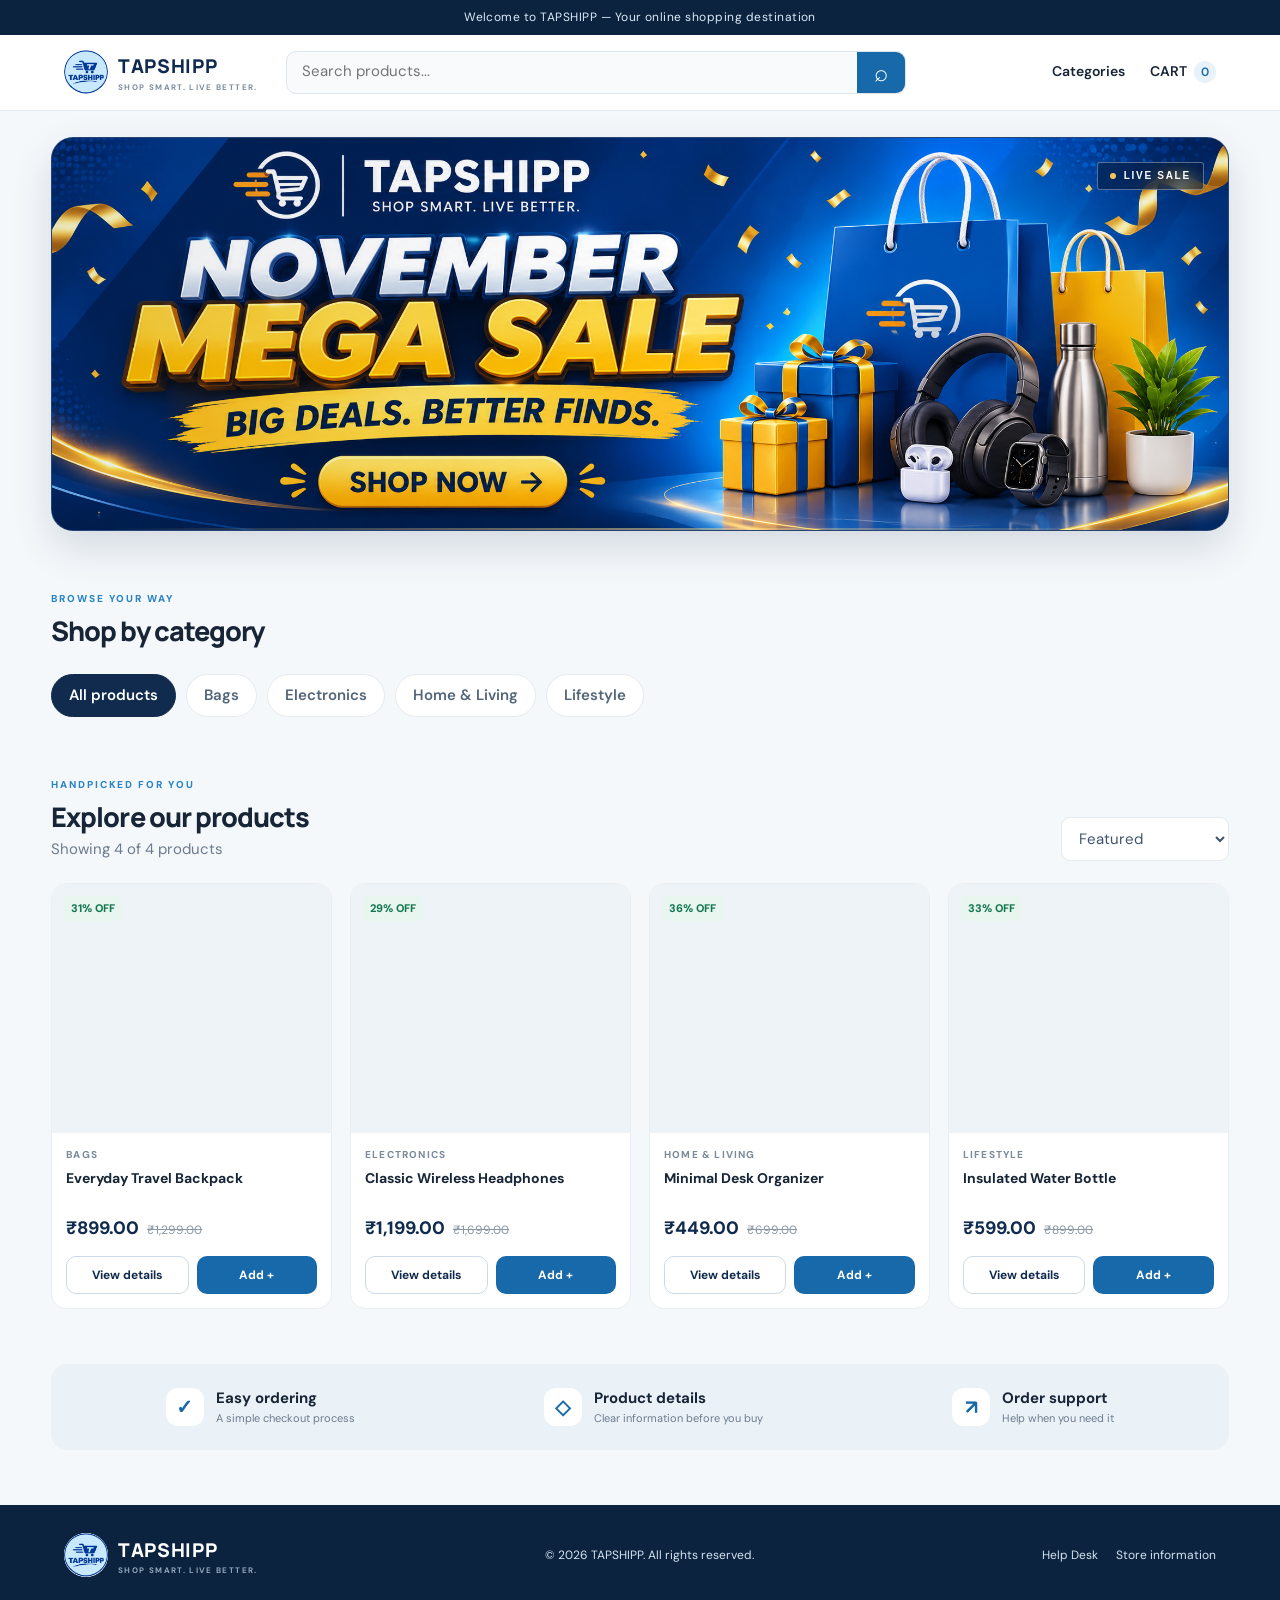
<file: index.html>
<!doctype html>
<html lang="en">
<head>
  <meta charset="utf-8">
  <meta name="viewport" content="width=device-width, initial-scale=1">
  <meta name="theme-color" content="#102b4e">
  <title>TAPSHIPP | Shop Online</title>
  <meta name="description" content="Discover products and shop online with TAPSHIPP.">
  <link rel="stylesheet" href="style.css"><link rel="preconnect" href="https://script.google.com"><link rel="preconnect" href="https://script.googleusercontent.com">
  <script defer src="app.js"></script>
</head>
<body data-page="home">
  <div class="announcement">Welcome to TAPSHIPP — Your online shopping destination</div>
  <header class="site-header">
    <a class="brand" href="index.html"><img class="brand-mark" src="tapshipp-logo.png" alt="TAPSHIPP logo"><span>TAPSHIPP<small>SHOP SMART. LIVE BETTER.</small></span></a>
    <form class="header-search" id="searchForm"><input id="searchInput" type="search" placeholder="Search products..." aria-label="Search products"><button aria-label="Search">⌕</button></form>
    <nav class="header-actions"><a href="#categories">Categories</a><a class="cart-link" href="checkout.html">CART <span id="cartCount" class="count">0</span></a></nav>
  </header>

  <main>
    <section class="hero hero-sale flash-hero flash-poster-hero" aria-label="TAPSHIPP November Mega Sale">
      <a class="flash-poster-link" href="#products" aria-label="Shop the TAPSHIPP sale">
        <img class="flash-poster-image" src="hero-banner.png" alt="TAPSHIPP November Mega Sale — Big deals, better finds. Shop now." fetchpriority="high" decoding="async">
        <span class="flash-poster-shade" aria-hidden="true"></span>
        <span class="flash-poster-live" aria-hidden="true"><span></span> LIVE SALE</span>
        <span class="flash-poster-sweep" aria-hidden="true"></span>
        <span class="flash-poster-glint" aria-hidden="true"></span>
      </a>
    </section>

    <section class="section" id="categories">
      <div class="section-heading"><div><span class="eyebrow">BROWSE YOUR WAY</span><h2>Shop by category</h2></div></div>
      <div id="categoryList" class="category-list"><button class="category-chip active" data-category="all">All products</button></div>
    </section>

    <section class="section" id="products">
      <div class="section-heading product-heading"><div><span class="eyebrow">HANDPICKED FOR YOU</span><h2>Explore our products</h2><p class="muted" id="resultSummary">Discover the latest products in our store.</p></div>
        <select id="sortSelect" class="sort-select" aria-label="Sort products"><option value="featured">Featured</option><option value="price-low">Price: low to high</option><option value="price-high">Price: high to low</option><option value="name">Name: A to Z</option></select>
      </div>
      <div id="productGrid" class="product-grid"><div class="loading">Loading products...</div></div>
      <div id="emptyState" class="empty-state hidden"><strong>No products found</strong><p>Try another search or category.</p><button class="btn btn-outline" id="clearFilters">Clear filters</button></div>
    </section>
    <section class="trust-strip"><div><b>✓</b><span><strong>Easy ordering</strong><small>A simple checkout process</small></span></div><div><b>◇</b><span><strong>Product details</strong><small>Clear information before you buy</small></span></div><div><b>↗</b><span><strong>Order support</strong><small>Help when you need it</small></span></div></section>
  </main>

  <footer class="site-footer">
  <a class="brand footer-brand" href="index.html">
    <img class="brand-mark" src="tapshipp-logo.png" alt="TAPSHIPP logo">
    <span>TAPSHIPP<small>SHOP SMART. LIVE BETTER.</small></span>
  </a>

  <p>© <span id="year"></span> TAPSHIPP. All rights reserved.</p>

  <div>
   <a href="https://docs.google.com/forms/d/e/1FAIpQLSd2cRMRgKp8Gcm7FqmXLo8nlB10rvt4RDgjiMleQ8uYyAydCQ/viewform?usp=dialog" target="_blank" rel="noopener noreferrer">
  Help Desk
</a>
    <a href="store-information.html">Store information</a>
  </div>
</footer>
</file>
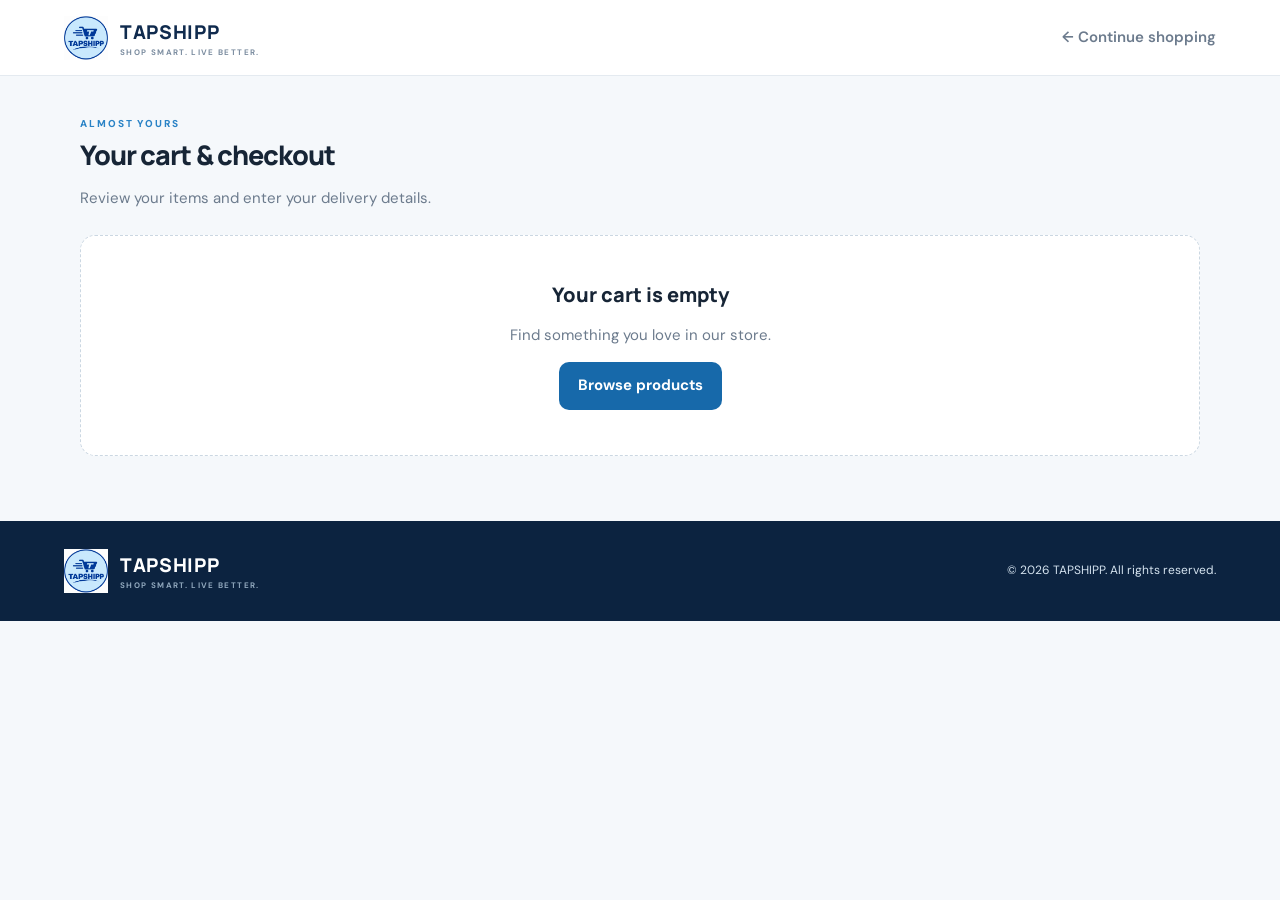
<file: checkout.html>
<!doctype html>
<html lang="en">
<head>
  <meta charset="utf-8">
  <meta name="viewport" content="width=device-width, initial-scale=1">
  <meta name="theme-color" content="#102b4e">

  <title>Your Cart & Checkout | TAPSHIPP</title>

  <link rel="stylesheet" href="style.css">

  <link rel="preconnect" href="https://script.google.com">
  <link rel="preconnect" href="https://script.googleusercontent.com">

  <style>
    /* TAPSHIPP logo - matching the product page */
    .brand-logo {
      width: 44px;
      height: 44px;
      object-fit: contain;
      display: block;
      flex-shrink: 0;
    }

    .brand {
      display: inline-flex;
      align-items: center;
      gap: 12px;
    }
  </style>

  <script src="https://checkout.razorpay.com/v1/checkout.js"></script>
  <script defer src="app.js"></script>
</head>

<body data-page="checkout">

  <!-- HEADER -->
  <header class="site-header">
    <a class="brand" href="index.html">
      <img
        src="tapshipp-logo.png"
        alt="TAPSHIPP Logo"
        class="brand-logo">
      <span>
        TAPSHIPP
        <small>SHOP SMART. LIVE BETTER.</small>
      </span>
    </a>

    <a class="back-link" href="index.html">← Continue shopping</a>
  </header>

  <!-- MAIN CHECKOUT -->
  <main class="page-shell checkout-shell">

    <div class="page-title">
      <span class="eyebrow">ALMOST YOURS</span>
      <h1>Your cart & checkout</h1>
      <p class="muted">Review your items and enter your delivery details.</p>
    </div>

    <!-- EMPTY CART -->
    <div id="checkoutEmpty" class="empty-state hidden">
      <strong>Your cart is empty</strong>
      <p>Find something you love in our store.</p>
      <a class="btn btn-primary" href="index.html">Browse products</a>
    </div>

    <div id="checkoutLayout" class="checkout-layout">

      <section class="checkout-main">

        <!-- CART ITEMS -->
        <div class="panel">
          <div class="panel-heading">
            <h2>1. Your items</h2>
            <button id="clearCart" class="text-button" type="button">
              Clear cart
            </button>
          </div>

          <div id="cartItems"></div>
        </div>

        <!-- CUSTOMER DETAILS -->
        <form id="checkoutForm" class="panel checkout-form">

          <div class="panel-heading">
            <h2>2. Delivery information</h2>
          </div>

          <div class="form-grid">

            <label>
              Full name
              <input
                name="customerName"
                autocomplete="name"
                required
                maxlength="100"
                placeholder="Your full name">
            </label>

            <label>
              Mobile number
              <input
                name="phone"
                type="tel"
                inputmode="numeric"
                autocomplete="tel"
                required
                pattern="[6-9][0-9]{9}"
                maxlength="10"
                placeholder="10-digit mobile number">
            </label>

            <label class="full-field">
              Email address (optional)
              <input
                name="email"
                type="email"
                autocomplete="email"
                maxlength="150"
                placeholder="you@example.com">
            </label>

            <label class="full-field">
              House / building / street
              <textarea
                name="address"
                autocomplete="street-address"
                required
                maxlength="500"
                rows="3"
                placeholder="Enter your complete delivery address"></textarea>
            </label>

            <label>
              City / Town
              <input
                name="city"
                required
                maxlength="80"
                placeholder="City or town">
            </label>

            <label>
              District
              <input
                name="district"
                required
                maxlength="80"
                placeholder="District">
            </label>

            <label>
              State
              <input
                name="state"
                required
                maxlength="80"
                value="Kerala">
            </label>

            <label>
              PIN code
              <input
                name="pincode"
                inputmode="numeric"
                required
                pattern="[1-9][0-9]{5}"
                maxlength="6"
                placeholder="6-digit PIN code">
            </label>

            <label class="full-field">
              Order note (optional)
              <textarea
                name="note"
                rows="2"
                maxlength="300"
                placeholder="Any delivery instructions?"></textarea>
            </label>

          </div>

          <!-- PAYMENT INFORMATION -->
          <div class="payment-note">
            <strong>Secure online payment with Razorpay</strong>
            <p>
              Pay using the payment methods enabled on your Razorpay account,
              such as UPI, cards or netbanking. Your order is confirmed only
              after TAPSHIPP verifies the payment.
            </p>
          </div>

          <!-- CUSTOMER CONSENT -->
          <label class="consent">
            <input type="checkbox" required>
            I confirm that my contact and delivery details are correct.
          </label>

          <!-- PAYMENT BUTTON -->
          <button
            class="btn btn-primary btn-wide"
            type="submit"
            id="placeOrderBtn">
            Pay securely with Razorpay <span>→</span>
          </button>

          <p class="fine-print">
            By placing this order, you agree to the store's delivery,
            return and privacy policies.
          </p>

          <div
            id="checkoutMessage"
            class="form-message"
            role="status">
          </div>

        </form>

      </section>

      <!-- ORDER SUMMARY -->
      <aside class="panel order-summary">

        <h2>Order summary</h2>

        <div class="summary-line">
          <span>Items subtotal</span>
          <strong id="subtotalValue">₹0.00</strong>
        </div>

        <div class="summary-line">
          <span>Delivery</span>
          <strong id="deliveryValue" style="color: #16a34a; font-weight: 700;">FREE</strong>
        </div>

        <div class="summary-line total-line">
          <span>Estimated total</span>
          <strong id="totalValue">₹0.00</strong>
        </div>

        <p class="fine-print">
          Enjoy FREE DELIVERY on your TAPSHIPP order.
          No additional delivery charges apply.
        </p>

      </aside>

    </div>

  </main>

  <!-- FOOTER -->
  <footer class="site-footer">

    <a class="brand footer-brand" href="index.html">
      <img
        src="tapshipp-logo.png"
        alt="TAPSHIPP Logo"
        class="brand-logo">
      <span>
        TAPSHIPP
        <small>SHOP SMART. LIVE BETTER.</small>
      </span>
    </a>

    <p>
      © <span id="year"></span> TAPSHIPP. All rights reserved.
    </p>

  </footer>

</body>
</html>
</file>
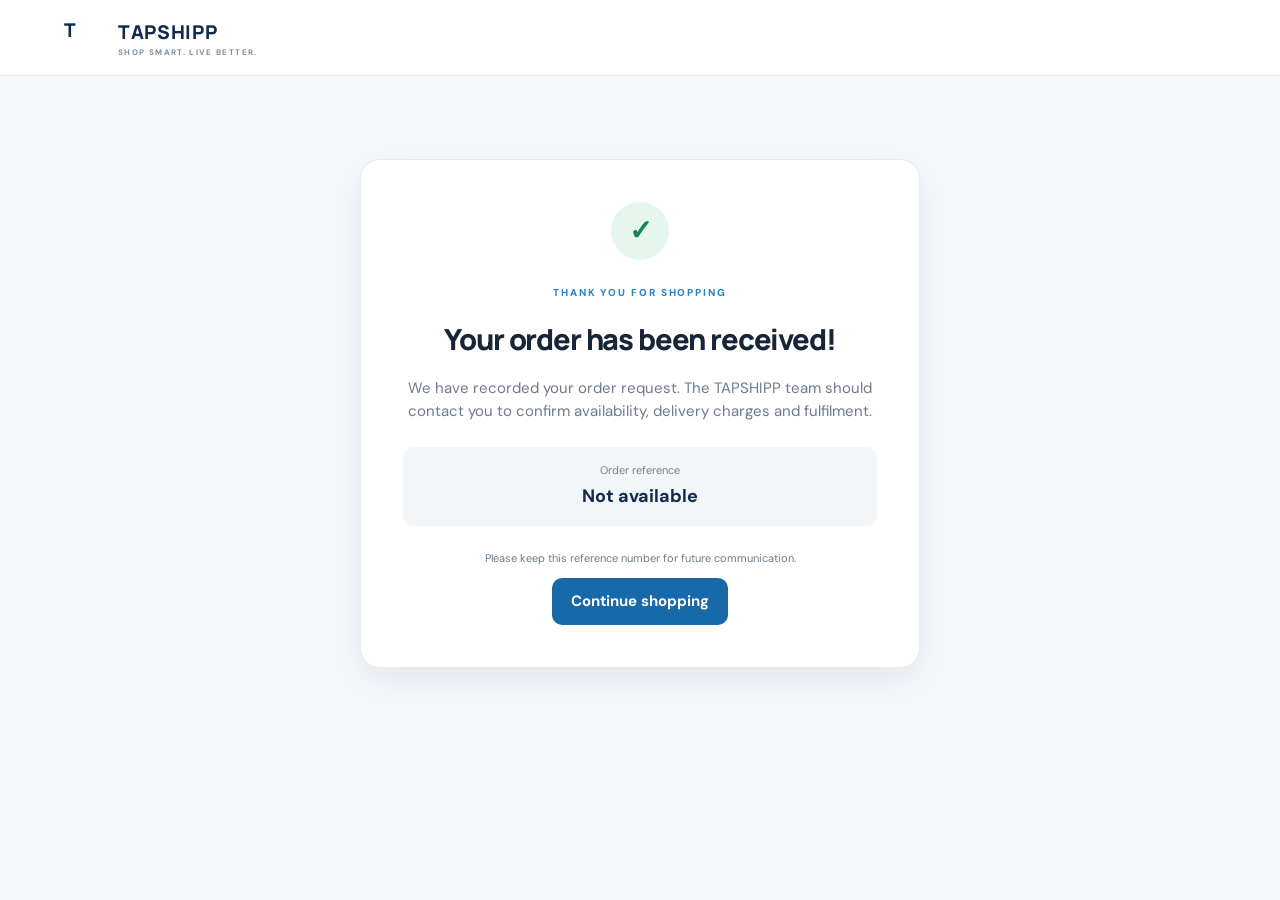
<file: order-success.html>
<!doctype html>
<html lang="en">
<head><meta charset="utf-8"><meta name="viewport" content="width=device-width, initial-scale=1"><meta name="theme-color" content="#102b4e"><title>Order received | TAPSHIPP</title><link rel="stylesheet" href="style.css"></head>
<body>
  <header class="site-header"><a class="brand" href="index.html"><span class="brand-mark">T</span><span>TAPSHIPP<small>SHOP SMART. LIVE BETTER.</small></span></a></header>
  <main class="success-wrap"><div class="success-card"><div class="success-icon">✓</div><span class="eyebrow">THANK YOU FOR SHOPPING</span><h1>Your order has been received!</h1><p>We have recorded your order request. The TAPSHIPP team should contact you to confirm availability, delivery charges and fulfilment.</p><div class="order-reference">Order reference<strong id="orderReference">Loading...</strong></div><p class="muted small">Please keep this reference number for future communication.</p><a class="btn btn-primary" href="index.html">Continue shopping</a></div></main>
  <script>
    const id = new URLSearchParams(location.search).get('id') || sessionStorage.getItem('tapshipp_last_order') || 'Not available';
    document.getElementById('orderReference').textContent = id;
  </script>
</body>
</html>
</file>
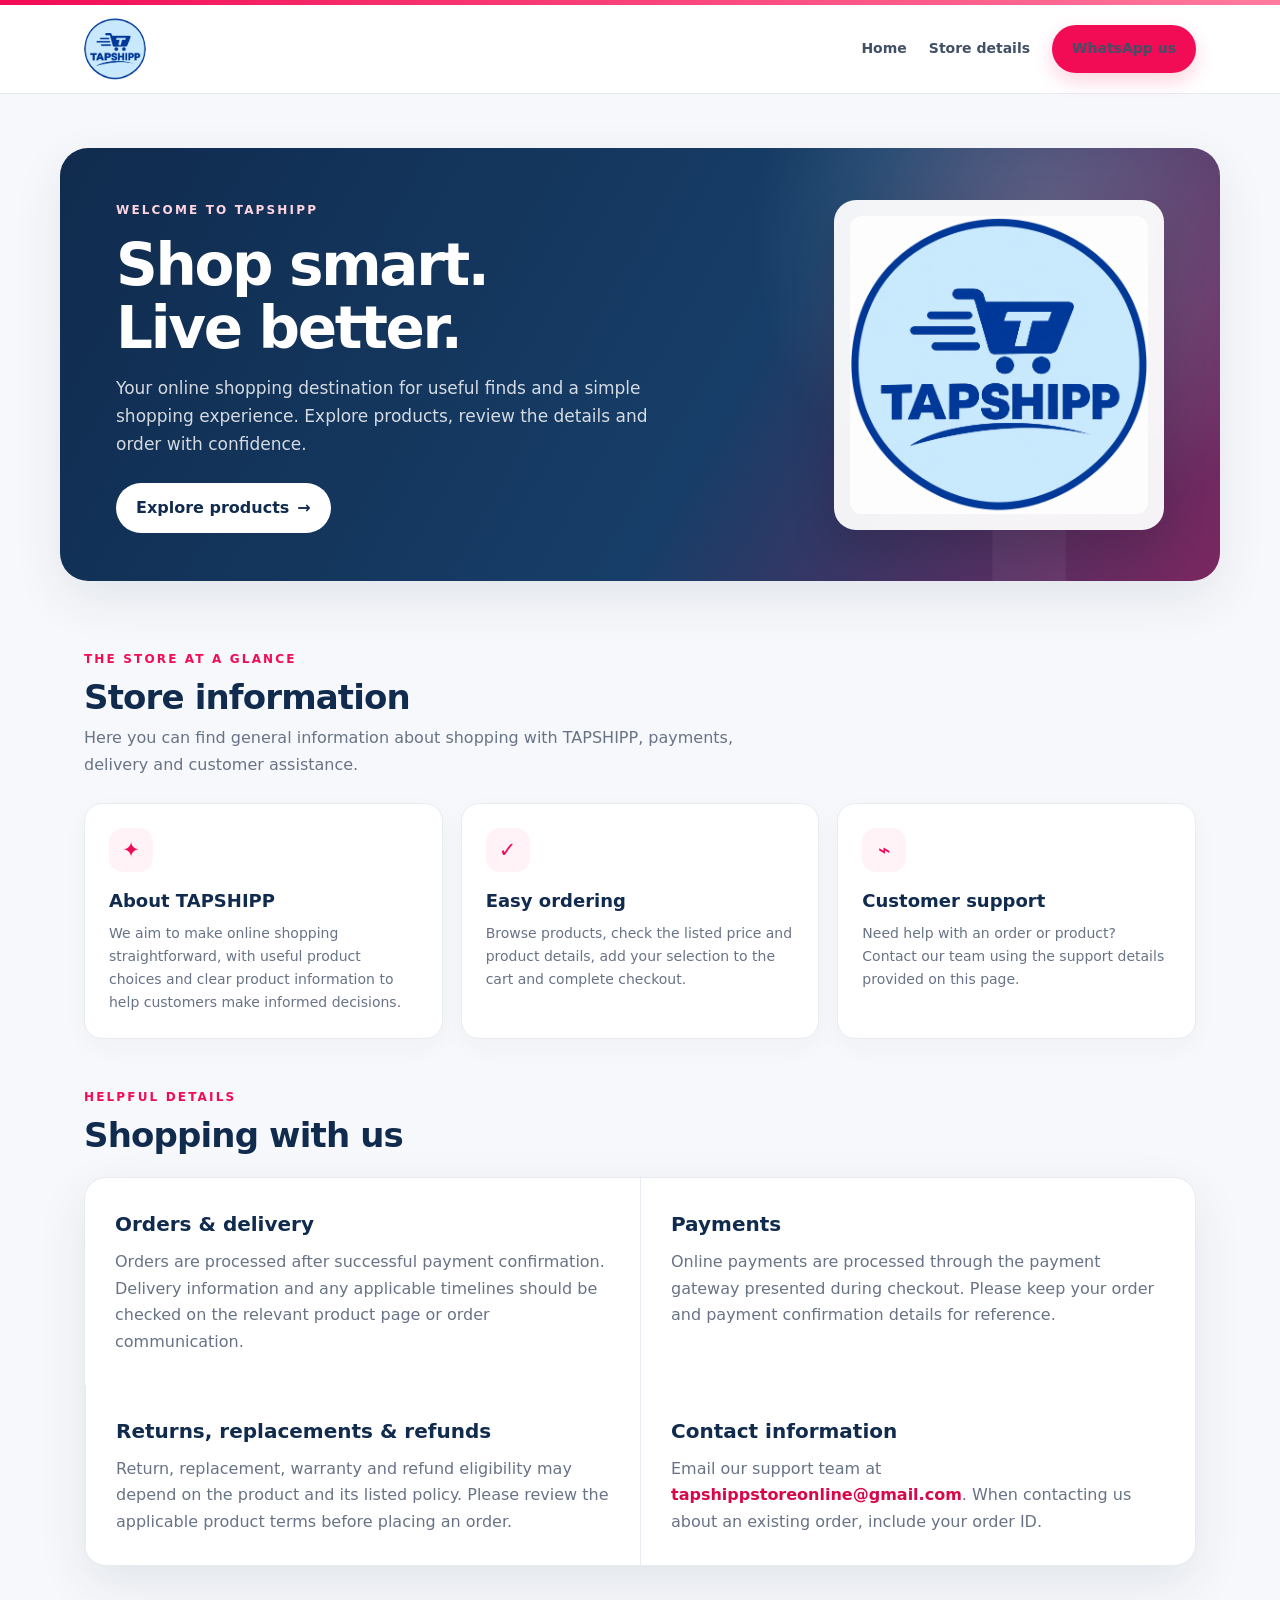
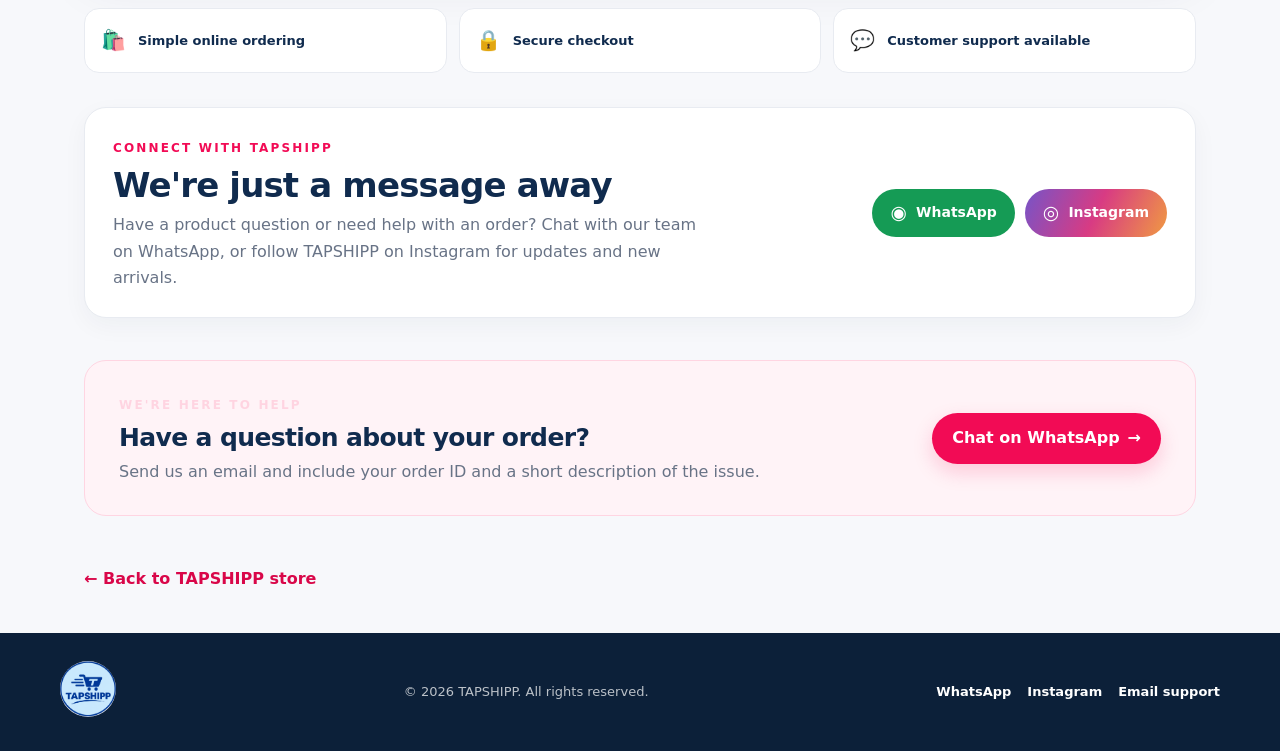
<file: Store-infomation.html>
<!doctype html>
<html lang="en">
<head>
  <meta charset="utf-8">
  <meta name="viewport" content="width=device-width, initial-scale=1">
  <meta name="theme-color" content="#f20b55">
  <meta name="description" content="Discover TAPSHIPP, explore shopping information and connect with customer support on WhatsApp and Instagram.">
  <title>Store Information | TAPSHIPP</title>
  <style>
    :root {
      --pink: #f20b55;
      --pink-dark: #d90749;
      --navy: #102b4e;
      --ink: #172338;
      --muted: #687386;
      --line: #e8ebf1;
      --soft: #fff3f7;
      --white: #fff;
      --shadow: 0 18px 50px rgba(16, 43, 78, .09);
    }
    * { box-sizing: border-box; }
    html { scroll-behavior: smooth; }
    body {
      margin: 0; color: var(--ink); background: #f7f8fb;
      font-family: Inter, ui-sans-serif, system-ui, -apple-system, BlinkMacSystemFont, "Segoe UI", sans-serif;
      line-height: 1.65;
    }
    a { color: inherit; }
    .topline { height: 5px; background: linear-gradient(90deg, var(--pink), #ff7b9f); }
    .header {
      position: sticky; top: 0; z-index: 10; background: rgba(255,255,255,.94);
      backdrop-filter: blur(12px); border-bottom: 1px solid var(--line);
    }
    .nav {
      max-width: 1160px; margin: auto; padding: 13px 24px;
      display: flex; align-items: center; justify-content: space-between; gap: 20px;
    }
    .logo-link { display: inline-flex; align-items: center; text-decoration: none; }
    .logo { display: block; width: 62px; height: 62px; max-height: none; object-fit: contain; border-radius: 50%; }
    .nav-links { display: flex; align-items: center; gap: 22px; }
    .nav-links a { text-decoration: none; font-size: 14px; font-weight: 650; color: #425067; }
    .nav-links a:hover { color: var(--pink); }
    .nav-cta, .button {
      display: inline-flex; align-items: center; justify-content: center; gap: 8px;
      border: 0; border-radius: 999px; background: var(--pink); color: white;
      padding: 12px 20px; font-weight: 750; text-decoration: none; cursor: pointer;
      box-shadow: 0 8px 20px rgba(242,11,85,.18); transition: .2s ease;
    }
    .nav-cta:hover, .button:hover { background: var(--pink-dark); transform: translateY(-1px); }
    .hero-wrap { padding: 54px 24px 28px; }
    .hero {
      max-width: 1160px; margin: auto; min-height: 330px; border-radius: 28px;
      overflow: hidden; position: relative; display: grid; grid-template-columns: 1.2fr .8fr;
      align-items: center; padding: 48px 56px;
      background: radial-gradient(circle at 85% 20%, rgba(255,255,255,.22), transparent 28%),
                  linear-gradient(120deg, #102b4e 0%, #173e68 58%, #f20b55 150%);
      color: white; box-shadow: var(--shadow);
    }
    .hero:after {
      content: "T"; position: absolute; right: 5%; bottom: -145px; font-size: 390px;
      line-height: 1; font-weight: 900; color: rgba(255,255,255,.055); pointer-events: none;
    }
    .eyebrow { display: inline-block; color: #ffd4e1; font-size: 12px; font-weight: 800; letter-spacing: .18em; }
    h1 { margin: 12px 0 14px; font-size: clamp(36px, 5vw, 58px); line-height: 1.08; letter-spacing: -.04em; }
    .hero p { max-width: 560px; color: rgba(255,255,255,.82); font-size: 17px; margin: 0 0 25px; }
    .hero .button { background: white; color: var(--navy); box-shadow: none; }
    .hero .button:hover { background: #ffeaf1; }
    .hero-logo-panel {
      position: relative; z-index: 1; justify-self: end; width: min(100%, 330px);
      padding: 16px; border-radius: 22px; background: rgba(255,255,255,.94);
      box-shadow: 0 18px 45px rgba(0,0,0,.15);
    }
    .hero-logo-panel img { display: block; width: 100%; border-radius: 12px; }
    .content { max-width: 1160px; margin: 0 auto; padding: 24px; }
    .section-heading { margin: 12px 0 22px; }
    .section-heading .eyebrow { color: var(--pink); }
    h2 { margin: 5px 0; color: var(--navy); font-size: clamp(25px, 3vw, 34px); line-height: 1.2; letter-spacing: -.025em; }
    .intro { color: var(--muted); max-width: 700px; margin: 8px 0 0; }
    .feature-grid { display: grid; grid-template-columns: repeat(3, 1fr); gap: 18px; margin: 25px 0 44px; }
    .feature {
      padding: 24px; background: white; border: 1px solid var(--line); border-radius: 18px;
      box-shadow: 0 8px 24px rgba(16,43,78,.035);
    }
    .icon {
      width: 44px; height: 44px; display: grid; place-items: center; border-radius: 14px;
      color: var(--pink); background: var(--soft); font-size: 21px; font-weight: 800;
    }
    .feature h3 { margin: 14px 0 6px; color: var(--navy); font-size: 18px; }
    .feature p { margin: 0; color: var(--muted); font-size: 14px; }
    .info-panel {
      display: grid; grid-template-columns: 1fr 1fr; gap: 0; overflow: hidden;
      background: white; border: 1px solid var(--line); border-radius: 22px; box-shadow: var(--shadow);
      margin: 20px 0 42px;
    }
    .info-block { padding: 30px; }
    .info-block + .info-block { border-left: 1px solid var(--line); }
    .info-block h3 { margin: 0 0 8px; color: var(--navy); font-size: 20px; }
    .info-block p { margin: 0; color: var(--muted); }
    .info-block a { color: var(--pink-dark); font-weight: 700; text-decoration: none; }
    .info-block a:hover { text-decoration: underline; }
    .support {
      display: flex; justify-content: space-between; align-items: center; gap: 22px;
      padding: 30px 34px; margin: 10px 0 50px; border-radius: 22px;
      background: var(--soft); border: 1px solid #ffd5e2;
    }
    .support h2 { font-size: 25px; }
    .support p { margin: 6px 0 0; color: var(--muted); }
    .footer { background: #0c2039; color: rgba(255,255,255,.72); padding: 28px 24px; }
    .footer-inner { max-width: 1160px; margin: auto; display: flex; align-items: center; justify-content: space-between; gap: 18px; }
    .footer img { width: 56px; height: 56px; object-fit: contain; border-radius: 50%; }
    .footer p { margin: 0; font-size: 13px; }
    .footer a { color: white; text-decoration: none; font-size: 13px; font-weight: 650; }
    .back-link { color: var(--pink-dark); text-decoration: none; font-weight: 750; }
    /* Tablet and mobile layout */

    .social-section { margin: 26px 0 42px; }
    .social-card {
      display: flex; align-items: center; justify-content: space-between; gap: 20px;
      padding: 26px 28px; background: #fff; border: 1px solid var(--line);
      border-radius: 22px; box-shadow: 0 8px 24px rgba(16,43,78,.045);
    }
    .social-copy { max-width: 590px; }
    .social-copy h2 { margin: 4px 0 7px; }
    .social-copy p { margin: 0; color: var(--muted); }
    .social-actions { display: flex; flex-wrap: wrap; gap: 10px; }
    .social-btn {
      display: inline-flex; align-items: center; justify-content: center; gap: 9px;
      min-height: 48px; padding: 12px 18px; border-radius: 999px;
      color: #fff; text-decoration: none; font-weight: 750; font-size: 14px;
      transition: transform .2s ease, box-shadow .2s ease;
    }
    .social-btn:hover { transform: translateY(-2px); box-shadow: 0 9px 20px rgba(0,0,0,.12); }
    .social-btn.whatsapp { background: #159b55; }
    .social-btn.instagram { background: linear-gradient(115deg,#7654c8,#d83b83,#f09a42); }
    .social-icon { font-size: 19px; line-height: 1; }
    .trust-strip {
      display: grid; grid-template-columns: repeat(3,1fr); gap: 12px; margin: 0 0 34px;
    }
    .trust-item {
      display: flex; align-items: center; gap: 12px; padding: 15px 16px;
      background: #fff; border: 1px solid var(--line); border-radius: 15px;
      color: var(--navy); font-size: 13px; font-weight: 700;
    }
    .trust-item span:first-child { font-size: 20px; }
    .footer-social { display:flex; align-items:center; gap:16px; flex-wrap:wrap; }
    .footer-social a { white-space: nowrap; }
    @media (max-width:760px) {
      .social-card { align-items: stretch; flex-direction: column; padding: 22px 19px; }
      .social-actions { display: grid; grid-template-columns: 1fr 1fr; }
      .social-btn { padding: 12px 10px; font-size: 13px; }
      .trust-strip { grid-template-columns: 1fr; gap: 9px; margin-bottom: 27px; }
      .trust-item { padding: 13px 14px; }
      .footer-social { justify-content: center; }
    }
    @media (max-width:380px) {
      .social-actions { grid-template-columns: 1fr; }
    }

    @media (max-width: 900px) {
      .hero { padding: 42px 38px; }
      .hero-logo-panel { width: min(100%, 285px); }
      .feature-grid { grid-template-columns: repeat(2, minmax(0, 1fr)); }
    }
    @media (max-width: 760px) {
      body { font-size: 15px; }
      .nav { padding: 10px 16px; min-height: 68px; }
      .logo { width: 52px; height: 52px; max-height: none; }
      .nav-links { gap: 8px; }
      .nav-links a:not(.nav-cta) { display: none; }
      .nav-cta { min-height: 42px; padding: 10px 14px; font-size: 13px; }
      .hero-wrap { padding: 18px 12px 12px; }
      .hero {
        grid-template-columns: minmax(0, 1fr); padding: 30px 22px;
        min-height: auto; border-radius: 21px; gap: 22px;
      }
      .hero h1 { font-size: clamp(34px, 10vw, 48px); }
      .hero p { font-size: 15px; line-height: 1.6; }
      .hero-logo-panel { justify-self: center; width: min(100%, 250px); padding: 10px; }
      .button { min-height: 46px; padding: 12px 18px; }
      .content { padding: 22px 15px; }
      .section-heading { margin-bottom: 17px; }
      .intro { font-size: 14px; }
      .feature-grid { grid-template-columns: minmax(0, 1fr); gap: 12px; margin: 18px 0 34px; }
      .feature { padding: 19px; border-radius: 16px; }
      .feature h3 { margin-top: 11px; }
      .info-panel { grid-template-columns: minmax(0, 1fr); border-radius: 17px; margin-bottom: 30px; }
      .info-block { padding: 22px 19px; }
      .info-block + .info-block { border-left: 0; border-top: 1px solid var(--line); }
      .support { align-items: stretch; flex-direction: column; padding: 23px 19px; margin-bottom: 35px; border-radius: 17px; }
      .support h2 { font-size: 23px; }
      .support .button { width: 100%; }
      .footer { padding: 25px 16px; }
      .footer-inner { flex-direction: column; text-align: center; gap: 13px; }
      .footer img { width: 50px; height: 50px; }
      a { -webkit-tap-highlight-color: rgba(242,11,85,.12); }
    }
    @media (max-width: 380px) {
      .nav { padding-left: 12px; padding-right: 12px; }
      .logo { width: 46px; height: 46px; }
      .nav-cta { padding: 9px 11px; font-size: 12px; }
      .hero { padding: 26px 18px; }
      .content { padding-left: 13px; padding-right: 13px; }
      .info-block { padding: 19px 16px; }
    }
  </style>
</head>
<body>
  <div class="topline"></div>
  <header class="header">
    <nav class="nav" aria-label="Main navigation">
      <a class="logo-link" href="index.html" aria-label="TAPSHIPP home">
        <img class="logo" src="tapshipp-logo.png" alt="TAPSHIPP logo">
      </a>
      <div class="nav-links">
        <a href="index.html">Home</a>
        <a href="#store-details">Store details</a>
        <a class="nav-cta" href="https://wa.me/91YOURNUMBER" target="_blank" rel="noopener">WhatsApp us</a>
      </div>
    </nav>
  </header>

  <main>
    <section class="hero-wrap">
      <div class="hero">
        <div>
          <span class="eyebrow">WELCOME TO TAPSHIPP</span>
          <h1>Shop smart.<br>Live better.</h1>
          <p>Your online shopping destination for useful finds and a simple shopping experience. Explore products, review the details and order with confidence.</p>
          <a class="button" href="index.html#products">Explore products <span aria-hidden="true">→</span></a>
        </div>
        <div class="hero-logo-panel">
          <img src="tapshipp-logo.png" alt="TAPSHIPP — Shop smart. Live better.">
        </div>
      </div>
    </section>

    <section class="content" id="store-details">
      <div class="section-heading">
        <span class="eyebrow">THE STORE AT A GLANCE</span>
        <h2>Store information</h2>
        <p class="intro">Here you can find general information about shopping with TAPSHIPP, payments, delivery and customer assistance.</p>
      </div>

      <div class="feature-grid">
        <article class="feature">
          <div class="icon" aria-hidden="true">✦</div>
          <h3>About TAPSHIPP</h3>
          <p>We aim to make online shopping straightforward, with useful product choices and clear product information to help customers make informed decisions.</p>
        </article>
        <article class="feature">
          <div class="icon" aria-hidden="true">✓</div>
          <h3>Easy ordering</h3>
          <p>Browse products, check the listed price and product details, add your selection to the cart and complete checkout.</p>
        </article>
        <article class="feature">
          <div class="icon" aria-hidden="true">⌁</div>
          <h3>Customer support</h3>
          <p>Need help with an order or product? Contact our team using the support details provided on this page.</p>
        </article>
      </div>

      <div class="section-heading">
        <span class="eyebrow">HELPFUL DETAILS</span>
        <h2>Shopping with us</h2>
      </div>
      <div class="info-panel">
        <div class="info-block">
          <h3>Orders & delivery</h3>
          <p>Orders are processed after successful payment confirmation. Delivery information and any applicable timelines should be checked on the relevant product page or order communication.</p>
        </div>
        <div class="info-block">
          <h3>Payments</h3>
          <p>Online payments are processed through the payment gateway presented during checkout. Please keep your order and payment confirmation details for reference.</p>
        </div>
        <div class="info-block">
          <h3>Returns, replacements & refunds</h3>
          <p>Return, replacement, warranty and refund eligibility may depend on the product and its listed policy. Please review the applicable product terms before placing an order.</p>
        </div>
        <div class="info-block">
          <h3>Contact information</h3>
          <p>Email our support team at <a href="mailto:tapshippstoreonline@gmail.com">tapshippstoreonline@gmail.com</a>. When contacting us about an existing order, include your order ID.</p>
        </div>
      </div>


      <div class="trust-strip" aria-label="Shopping highlights">
        <div class="trust-item"><span aria-hidden="true">🛍️</span><span>Simple online ordering</span></div>
        <div class="trust-item"><span aria-hidden="true">🔒</span><span>Secure checkout</span></div>
        <div class="trust-item"><span aria-hidden="true">💬</span><span>Customer support available</span></div>
      </div>

      <section class="social-section" aria-labelledby="social-heading">
        <div class="social-card">
          <div class="social-copy">
            <span class="eyebrow" style="color:var(--pink)">CONNECT WITH TAPSHIPP</span>
            <h2 id="social-heading">We're just a message away</h2>
            <p>Have a product question or need help with an order? Chat with our team on WhatsApp, or follow TAPSHIPP on Instagram for updates and new arrivals.</p>
          </div>
          <div class="social-actions">
            <a class="social-btn whatsapp" href="https://wa.me/91YOURNUMBER" target="_blank" rel="noopener noreferrer" aria-label="Chat with TAPSHIPP on WhatsApp">
              <span class="social-icon" aria-hidden="true">◉</span> WhatsApp
            </a>
            <a class="social-btn instagram" href="https://www.instagram.com/YOURUSERNAME/" target="_blank" rel="noopener noreferrer" aria-label="Follow TAPSHIPP on Instagram">
              <span class="social-icon" aria-hidden="true">◎</span> Instagram
            </a>
          </div>
        </div>
      </section>

      <div class="support">
        <div>
          <span class="eyebrow">WE'RE HERE TO HELP</span>
          <h2>Have a question about your order?</h2>
          <p>Send us an email and include your order ID and a short description of the issue.</p>
        </div>
        <a class="button" href="https://wa.me/91YOURNUMBER?text=Hello%20TAPSHIPP%2C%20I%20need%20help%20with%20my%20order." target="_blank" rel="noopener noreferrer">Chat on WhatsApp <span aria-hidden="true">→</span></a>
      </div>
      <p><a class="back-link" href="index.html">← Back to TAPSHIPP store</a></p>
    </section>
  </main>

  <footer class="footer">
    <div class="footer-inner">
      <a href="index.html" aria-label="TAPSHIPP home"><img src="tapshipp-logo.png" alt="TAPSHIPP"></a>
      <p>© <span id="year"></span> TAPSHIPP. All rights reserved.</p>
      <div class="footer-social"><a href="https://wa.me/91YOURNUMBER" target="_blank" rel="noopener noreferrer">WhatsApp</a><a href="https://www.instagram.com/YOURUSERNAME/" target="_blank" rel="noopener noreferrer">Instagram</a><a href="mailto:tapshippstoreonline@gmail.com">Email support</a></div>
    </div>
  </footer>
  <script>
    document.getElementById("year").textContent = new Date().getFullYear();
  </script>
</body>
</html>
</file>
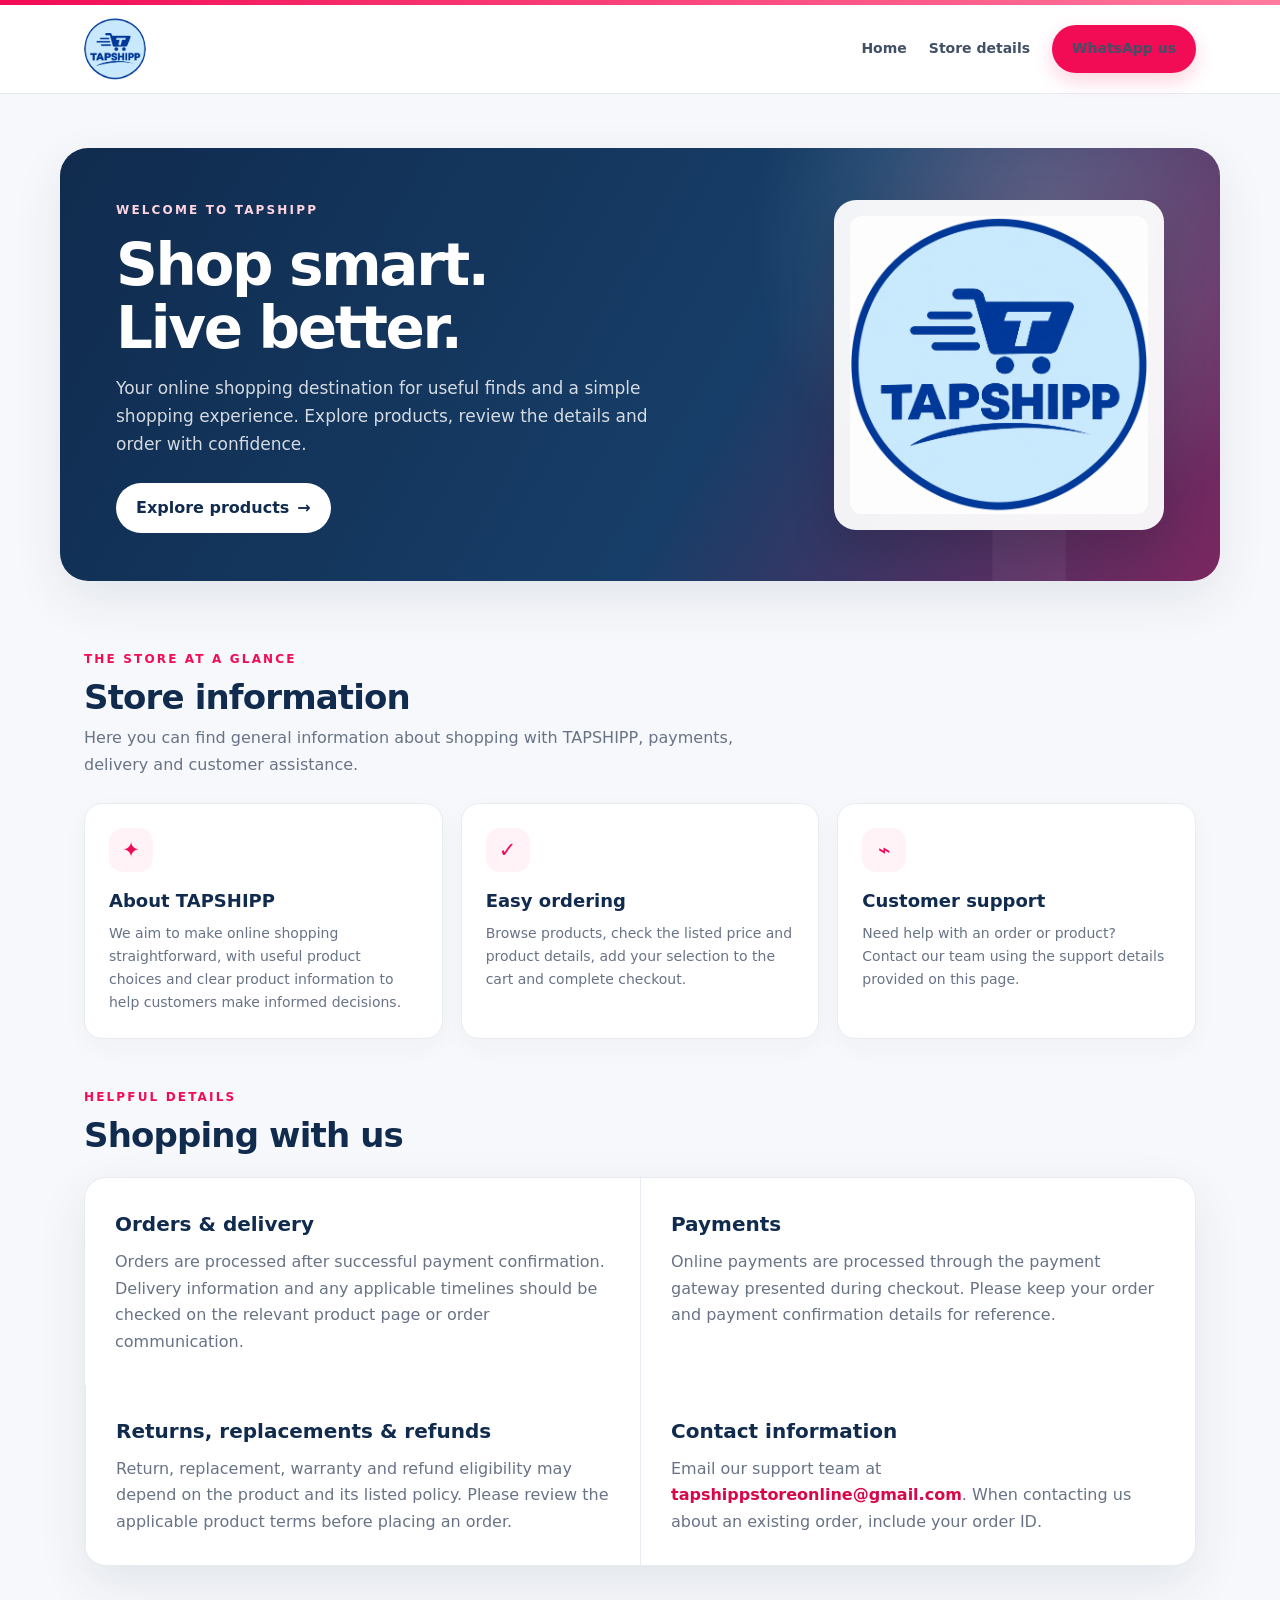
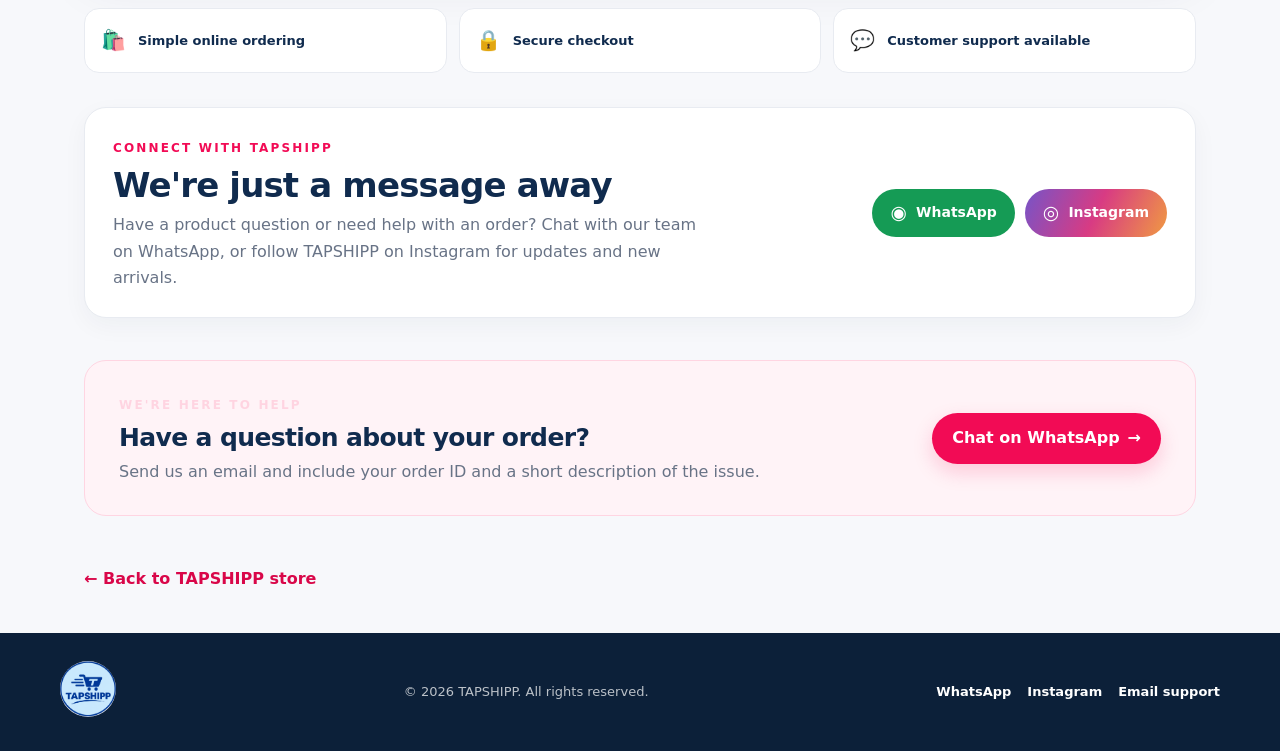
<file: Store-infomation.html.html>
<!doctype html>
<html lang="en">
<head>
  <meta charset="utf-8">
  <meta name="viewport" content="width=device-width, initial-scale=1">
  <meta name="theme-color" content="#f20b55">
  <meta name="description" content="Discover TAPSHIPP, explore shopping information and connect with customer support on WhatsApp and Instagram.">
  <title>Store Information | TAPSHIPP</title>
  <style>
    :root {
      --pink: #f20b55;
      --pink-dark: #d90749;
      --navy: #102b4e;
      --ink: #172338;
      --muted: #687386;
      --line: #e8ebf1;
      --soft: #fff3f7;
      --white: #fff;
      --shadow: 0 18px 50px rgba(16, 43, 78, .09);
    }
    * { box-sizing: border-box; }
    html { scroll-behavior: smooth; }
    body {
      margin: 0; color: var(--ink); background: #f7f8fb;
      font-family: Inter, ui-sans-serif, system-ui, -apple-system, BlinkMacSystemFont, "Segoe UI", sans-serif;
      line-height: 1.65;
    }
    a { color: inherit; }
    .topline { height: 5px; background: linear-gradient(90deg, var(--pink), #ff7b9f); }
    .header {
      position: sticky; top: 0; z-index: 10; background: rgba(255,255,255,.94);
      backdrop-filter: blur(12px); border-bottom: 1px solid var(--line);
    }
    .nav {
      max-width: 1160px; margin: auto; padding: 13px 24px;
      display: flex; align-items: center; justify-content: space-between; gap: 20px;
    }
    .logo-link { display: inline-flex; align-items: center; text-decoration: none; }
    .logo { display: block; width: 62px; height: 62px; max-height: none; object-fit: contain; border-radius: 50%; }
    .nav-links { display: flex; align-items: center; gap: 22px; }
    .nav-links a { text-decoration: none; font-size: 14px; font-weight: 650; color: #425067; }
    .nav-links a:hover { color: var(--pink); }
    .nav-cta, .button {
      display: inline-flex; align-items: center; justify-content: center; gap: 8px;
      border: 0; border-radius: 999px; background: var(--pink); color: white;
      padding: 12px 20px; font-weight: 750; text-decoration: none; cursor: pointer;
      box-shadow: 0 8px 20px rgba(242,11,85,.18); transition: .2s ease;
    }
    .nav-cta:hover, .button:hover { background: var(--pink-dark); transform: translateY(-1px); }
    .hero-wrap { padding: 54px 24px 28px; }
    .hero {
      max-width: 1160px; margin: auto; min-height: 330px; border-radius: 28px;
      overflow: hidden; position: relative; display: grid; grid-template-columns: 1.2fr .8fr;
      align-items: center; padding: 48px 56px;
      background: radial-gradient(circle at 85% 20%, rgba(255,255,255,.22), transparent 28%),
                  linear-gradient(120deg, #102b4e 0%, #173e68 58%, #f20b55 150%);
      color: white; box-shadow: var(--shadow);
    }
    .hero:after {
      content: "T"; position: absolute; right: 5%; bottom: -145px; font-size: 390px;
      line-height: 1; font-weight: 900; color: rgba(255,255,255,.055); pointer-events: none;
    }
    .eyebrow { display: inline-block; color: #ffd4e1; font-size: 12px; font-weight: 800; letter-spacing: .18em; }
    h1 { margin: 12px 0 14px; font-size: clamp(36px, 5vw, 58px); line-height: 1.08; letter-spacing: -.04em; }
    .hero p { max-width: 560px; color: rgba(255,255,255,.82); font-size: 17px; margin: 0 0 25px; }
    .hero .button { background: white; color: var(--navy); box-shadow: none; }
    .hero .button:hover { background: #ffeaf1; }
    .hero-logo-panel {
      position: relative; z-index: 1; justify-self: end; width: min(100%, 330px);
      padding: 16px; border-radius: 22px; background: rgba(255,255,255,.94);
      box-shadow: 0 18px 45px rgba(0,0,0,.15);
    }
    .hero-logo-panel img { display: block; width: 100%; border-radius: 12px; }
    .content { max-width: 1160px; margin: 0 auto; padding: 24px; }
    .section-heading { margin: 12px 0 22px; }
    .section-heading .eyebrow { color: var(--pink); }
    h2 { margin: 5px 0; color: var(--navy); font-size: clamp(25px, 3vw, 34px); line-height: 1.2; letter-spacing: -.025em; }
    .intro { color: var(--muted); max-width: 700px; margin: 8px 0 0; }
    .feature-grid { display: grid; grid-template-columns: repeat(3, 1fr); gap: 18px; margin: 25px 0 44px; }
    .feature {
      padding: 24px; background: white; border: 1px solid var(--line); border-radius: 18px;
      box-shadow: 0 8px 24px rgba(16,43,78,.035);
    }
    .icon {
      width: 44px; height: 44px; display: grid; place-items: center; border-radius: 14px;
      color: var(--pink); background: var(--soft); font-size: 21px; font-weight: 800;
    }
    .feature h3 { margin: 14px 0 6px; color: var(--navy); font-size: 18px; }
    .feature p { margin: 0; color: var(--muted); font-size: 14px; }
    .info-panel {
      display: grid; grid-template-columns: 1fr 1fr; gap: 0; overflow: hidden;
      background: white; border: 1px solid var(--line); border-radius: 22px; box-shadow: var(--shadow);
      margin: 20px 0 42px;
    }
    .info-block { padding: 30px; }
    .info-block + .info-block { border-left: 1px solid var(--line); }
    .info-block h3 { margin: 0 0 8px; color: var(--navy); font-size: 20px; }
    .info-block p { margin: 0; color: var(--muted); }
    .info-block a { color: var(--pink-dark); font-weight: 700; text-decoration: none; }
    .info-block a:hover { text-decoration: underline; }
    .support {
      display: flex; justify-content: space-between; align-items: center; gap: 22px;
      padding: 30px 34px; margin: 10px 0 50px; border-radius: 22px;
      background: var(--soft); border: 1px solid #ffd5e2;
    }
    .support h2 { font-size: 25px; }
    .support p { margin: 6px 0 0; color: var(--muted); }
    .footer { background: #0c2039; color: rgba(255,255,255,.72); padding: 28px 24px; }
    .footer-inner { max-width: 1160px; margin: auto; display: flex; align-items: center; justify-content: space-between; gap: 18px; }
    .footer img { width: 56px; height: 56px; object-fit: contain; border-radius: 50%; }
    .footer p { margin: 0; font-size: 13px; }
    .footer a { color: white; text-decoration: none; font-size: 13px; font-weight: 650; }
    .back-link { color: var(--pink-dark); text-decoration: none; font-weight: 750; }
    /* Tablet and mobile layout */

    .social-section { margin: 26px 0 42px; }
    .social-card {
      display: flex; align-items: center; justify-content: space-between; gap: 20px;
      padding: 26px 28px; background: #fff; border: 1px solid var(--line);
      border-radius: 22px; box-shadow: 0 8px 24px rgba(16,43,78,.045);
    }
    .social-copy { max-width: 590px; }
    .social-copy h2 { margin: 4px 0 7px; }
    .social-copy p { margin: 0; color: var(--muted); }
    .social-actions { display: flex; flex-wrap: wrap; gap: 10px; }
    .social-btn {
      display: inline-flex; align-items: center; justify-content: center; gap: 9px;
      min-height: 48px; padding: 12px 18px; border-radius: 999px;
      color: #fff; text-decoration: none; font-weight: 750; font-size: 14px;
      transition: transform .2s ease, box-shadow .2s ease;
    }
    .social-btn:hover { transform: translateY(-2px); box-shadow: 0 9px 20px rgba(0,0,0,.12); }
    .social-btn.whatsapp { background: #159b55; }
    .social-btn.instagram { background: linear-gradient(115deg,#7654c8,#d83b83,#f09a42); }
    .social-icon { font-size: 19px; line-height: 1; }
    .trust-strip {
      display: grid; grid-template-columns: repeat(3,1fr); gap: 12px; margin: 0 0 34px;
    }
    .trust-item {
      display: flex; align-items: center; gap: 12px; padding: 15px 16px;
      background: #fff; border: 1px solid var(--line); border-radius: 15px;
      color: var(--navy); font-size: 13px; font-weight: 700;
    }
    .trust-item span:first-child { font-size: 20px; }
    .footer-social { display:flex; align-items:center; gap:16px; flex-wrap:wrap; }
    .footer-social a { white-space: nowrap; }
    @media (max-width:760px) {
      .social-card { align-items: stretch; flex-direction: column; padding: 22px 19px; }
      .social-actions { display: grid; grid-template-columns: 1fr 1fr; }
      .social-btn { padding: 12px 10px; font-size: 13px; }
      .trust-strip { grid-template-columns: 1fr; gap: 9px; margin-bottom: 27px; }
      .trust-item { padding: 13px 14px; }
      .footer-social { justify-content: center; }
    }
    @media (max-width:380px) {
      .social-actions { grid-template-columns: 1fr; }
    }

    @media (max-width: 900px) {
      .hero { padding: 42px 38px; }
      .hero-logo-panel { width: min(100%, 285px); }
      .feature-grid { grid-template-columns: repeat(2, minmax(0, 1fr)); }
    }
    @media (max-width: 760px) {
      body { font-size: 15px; }
      .nav { padding: 10px 16px; min-height: 68px; }
      .logo { width: 52px; height: 52px; max-height: none; }
      .nav-links { gap: 8px; }
      .nav-links a:not(.nav-cta) { display: none; }
      .nav-cta { min-height: 42px; padding: 10px 14px; font-size: 13px; }
      .hero-wrap { padding: 18px 12px 12px; }
      .hero {
        grid-template-columns: minmax(0, 1fr); padding: 30px 22px;
        min-height: auto; border-radius: 21px; gap: 22px;
      }
      .hero h1 { font-size: clamp(34px, 10vw, 48px); }
      .hero p { font-size: 15px; line-height: 1.6; }
      .hero-logo-panel { justify-self: center; width: min(100%, 250px); padding: 10px; }
      .button { min-height: 46px; padding: 12px 18px; }
      .content { padding: 22px 15px; }
      .section-heading { margin-bottom: 17px; }
      .intro { font-size: 14px; }
      .feature-grid { grid-template-columns: minmax(0, 1fr); gap: 12px; margin: 18px 0 34px; }
      .feature { padding: 19px; border-radius: 16px; }
      .feature h3 { margin-top: 11px; }
      .info-panel { grid-template-columns: minmax(0, 1fr); border-radius: 17px; margin-bottom: 30px; }
      .info-block { padding: 22px 19px; }
      .info-block + .info-block { border-left: 0; border-top: 1px solid var(--line); }
      .support { align-items: stretch; flex-direction: column; padding: 23px 19px; margin-bottom: 35px; border-radius: 17px; }
      .support h2 { font-size: 23px; }
      .support .button { width: 100%; }
      .footer { padding: 25px 16px; }
      .footer-inner { flex-direction: column; text-align: center; gap: 13px; }
      .footer img { width: 50px; height: 50px; }
      a { -webkit-tap-highlight-color: rgba(242,11,85,.12); }
    }
    @media (max-width: 380px) {
      .nav { padding-left: 12px; padding-right: 12px; }
      .logo { width: 46px; height: 46px; }
      .nav-cta { padding: 9px 11px; font-size: 12px; }
      .hero { padding: 26px 18px; }
      .content { padding-left: 13px; padding-right: 13px; }
      .info-block { padding: 19px 16px; }
    }
  </style>
</head>
<body>
  <div class="topline"></div>
  <header class="header">
    <nav class="nav" aria-label="Main navigation">
      <a class="logo-link" href="index.html" aria-label="TAPSHIPP home">
        <img class="logo" src="tapshipp-logo.png" alt="TAPSHIPP logo">
      </a>
      <div class="nav-links">
        <a href="index.html">Home</a>
        <a href="#store-details">Store details</a>
        <a class="nav-cta" href="https://wa.me/91YOURNUMBER" target="_blank" rel="noopener">WhatsApp us</a>
      </div>
    </nav>
  </header>

  <main>
    <section class="hero-wrap">
      <div class="hero">
        <div>
          <span class="eyebrow">WELCOME TO TAPSHIPP</span>
          <h1>Shop smart.<br>Live better.</h1>
          <p>Your online shopping destination for useful finds and a simple shopping experience. Explore products, review the details and order with confidence.</p>
          <a class="button" href="index.html#products">Explore products <span aria-hidden="true">→</span></a>
        </div>
        <div class="hero-logo-panel">
          <img src="tapshipp-logo.png" alt="TAPSHIPP — Shop smart. Live better.">
        </div>
      </div>
    </section>

    <section class="content" id="store-details">
      <div class="section-heading">
        <span class="eyebrow">THE STORE AT A GLANCE</span>
        <h2>Store information</h2>
        <p class="intro">Here you can find general information about shopping with TAPSHIPP, payments, delivery and customer assistance.</p>
      </div>

      <div class="feature-grid">
        <article class="feature">
          <div class="icon" aria-hidden="true">✦</div>
          <h3>About TAPSHIPP</h3>
          <p>We aim to make online shopping straightforward, with useful product choices and clear product information to help customers make informed decisions.</p>
        </article>
        <article class="feature">
          <div class="icon" aria-hidden="true">✓</div>
          <h3>Easy ordering</h3>
          <p>Browse products, check the listed price and product details, add your selection to the cart and complete checkout.</p>
        </article>
        <article class="feature">
          <div class="icon" aria-hidden="true">⌁</div>
          <h3>Customer support</h3>
          <p>Need help with an order or product? Contact our team using the support details provided on this page.</p>
        </article>
      </div>

      <div class="section-heading">
        <span class="eyebrow">HELPFUL DETAILS</span>
        <h2>Shopping with us</h2>
      </div>
      <div class="info-panel">
        <div class="info-block">
          <h3>Orders & delivery</h3>
          <p>Orders are processed after successful payment confirmation. Delivery information and any applicable timelines should be checked on the relevant product page or order communication.</p>
        </div>
        <div class="info-block">
          <h3>Payments</h3>
          <p>Online payments are processed through the payment gateway presented during checkout. Please keep your order and payment confirmation details for reference.</p>
        </div>
        <div class="info-block">
          <h3>Returns, replacements & refunds</h3>
          <p>Return, replacement, warranty and refund eligibility may depend on the product and its listed policy. Please review the applicable product terms before placing an order.</p>
        </div>
        <div class="info-block">
          <h3>Contact information</h3>
          <p>Email our support team at <a href="mailto:tapshippstoreonline@gmail.com">tapshippstoreonline@gmail.com</a>. When contacting us about an existing order, include your order ID.</p>
        </div>
      </div>


      <div class="trust-strip" aria-label="Shopping highlights">
        <div class="trust-item"><span aria-hidden="true">🛍️</span><span>Simple online ordering</span></div>
        <div class="trust-item"><span aria-hidden="true">🔒</span><span>Secure checkout</span></div>
        <div class="trust-item"><span aria-hidden="true">💬</span><span>Customer support available</span></div>
      </div>

      <section class="social-section" aria-labelledby="social-heading">
        <div class="social-card">
          <div class="social-copy">
            <span class="eyebrow" style="color:var(--pink)">CONNECT WITH TAPSHIPP</span>
            <h2 id="social-heading">We're just a message away</h2>
            <p>Have a product question or need help with an order? Chat with our team on WhatsApp, or follow TAPSHIPP on Instagram for updates and new arrivals.</p>
          </div>
          <div class="social-actions">
            <a class="social-btn whatsapp" href="https://wa.me/91YOURNUMBER" target="_blank" rel="noopener noreferrer" aria-label="Chat with TAPSHIPP on WhatsApp">
              <span class="social-icon" aria-hidden="true">◉</span> WhatsApp
            </a>
            <a class="social-btn instagram" href="https://www.instagram.com/YOURUSERNAME/" target="_blank" rel="noopener noreferrer" aria-label="Follow TAPSHIPP on Instagram">
              <span class="social-icon" aria-hidden="true">◎</span> Instagram
            </a>
          </div>
        </div>
      </section>

      <div class="support">
        <div>
          <span class="eyebrow">WE'RE HERE TO HELP</span>
          <h2>Have a question about your order?</h2>
          <p>Send us an email and include your order ID and a short description of the issue.</p>
        </div>
        <a class="button" href="https://wa.me/91YOURNUMBER?text=Hello%20TAPSHIPP%2C%20I%20need%20help%20with%20my%20order." target="_blank" rel="noopener noreferrer">Chat on WhatsApp <span aria-hidden="true">→</span></a>
      </div>
      <p><a class="back-link" href="index.html">← Back to TAPSHIPP store</a></p>
    </section>
  </main>

  <footer class="footer">
    <div class="footer-inner">
      <a href="index.html" aria-label="TAPSHIPP home"><img src="tapshipp-logo.png" alt="TAPSHIPP"></a>
      <p>© <span id="year"></span> TAPSHIPP. All rights reserved.</p>
      <div class="footer-social"><a href="https://wa.me/91YOURNUMBER" target="_blank" rel="noopener noreferrer">WhatsApp</a><a href="https://www.instagram.com/YOURUSERNAME/" target="_blank" rel="noopener noreferrer">Instagram</a><a href="mailto:tapshippstoreonline@gmail.com">Email support</a></div>
    </div>
  </footer>
  <script>
    document.getElementById("year").textContent = new Date().getFullYear();
  </script>
</body>
</html>
</file>
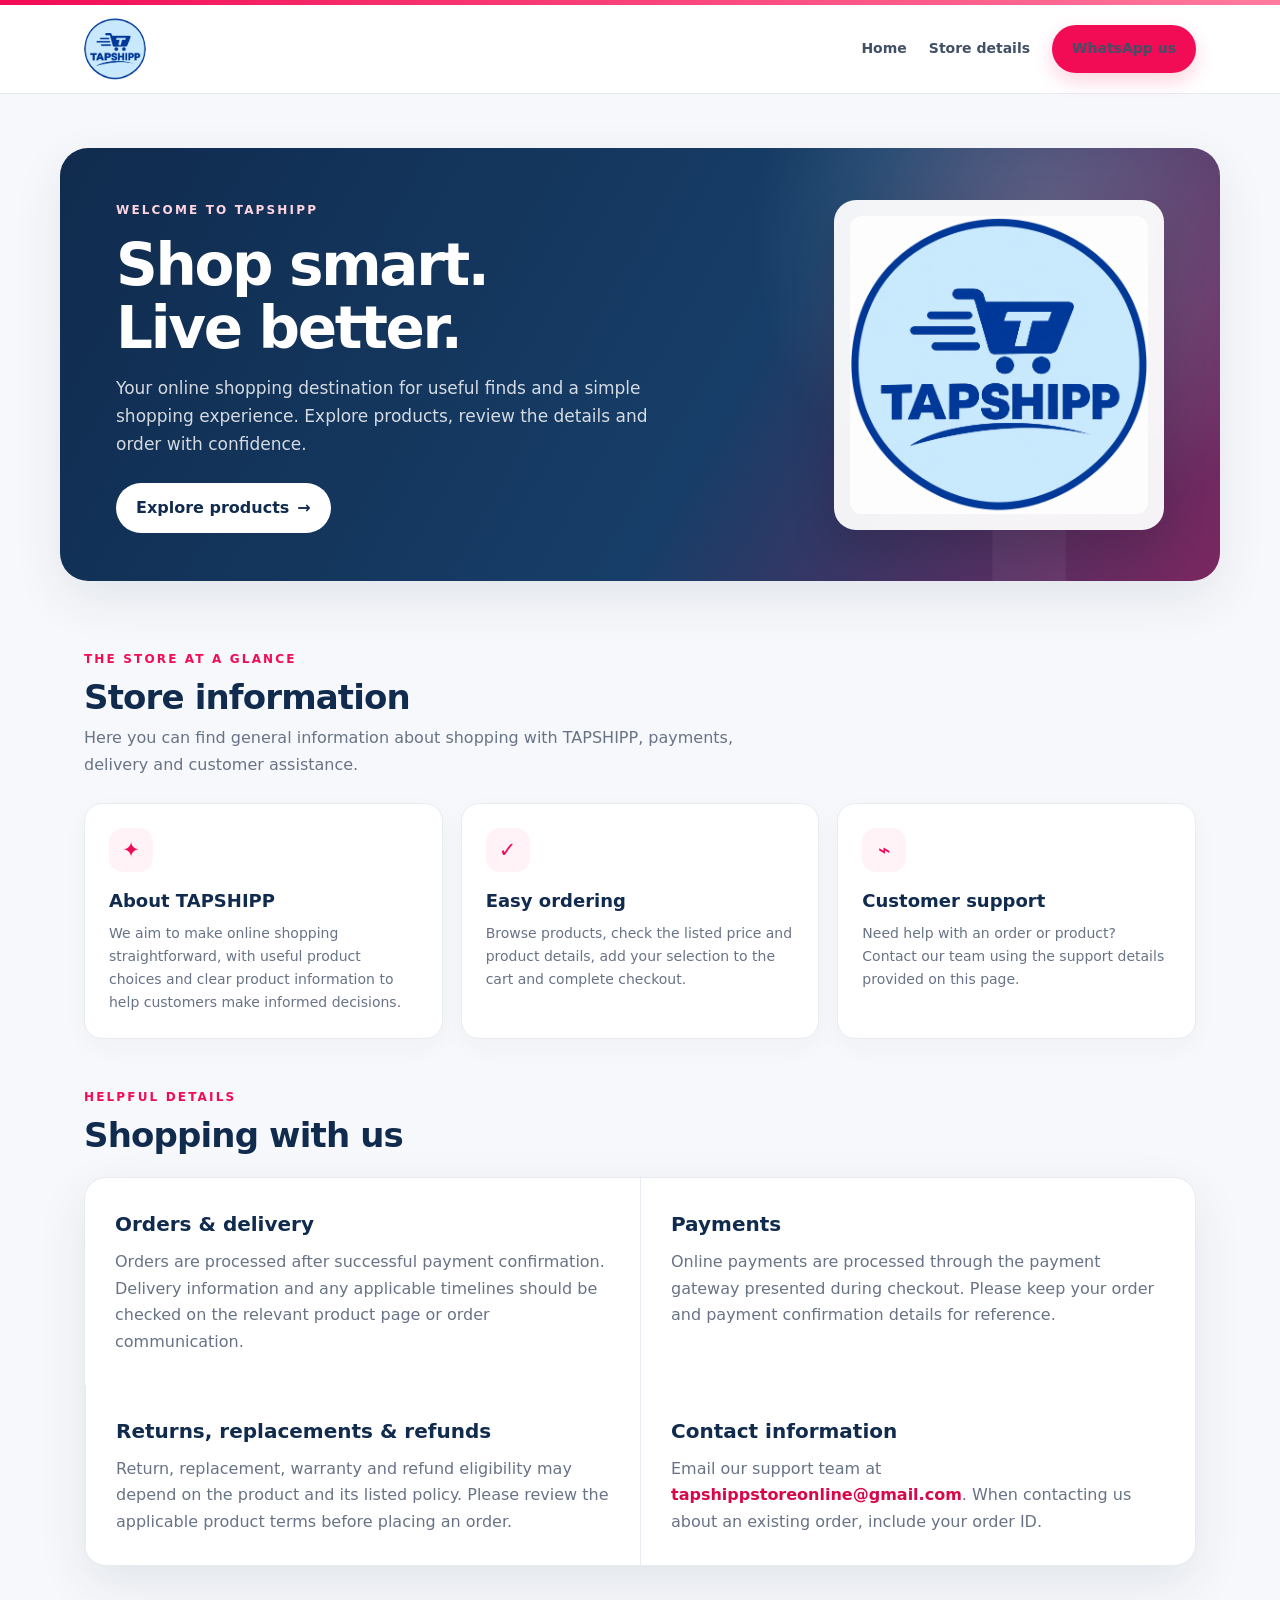
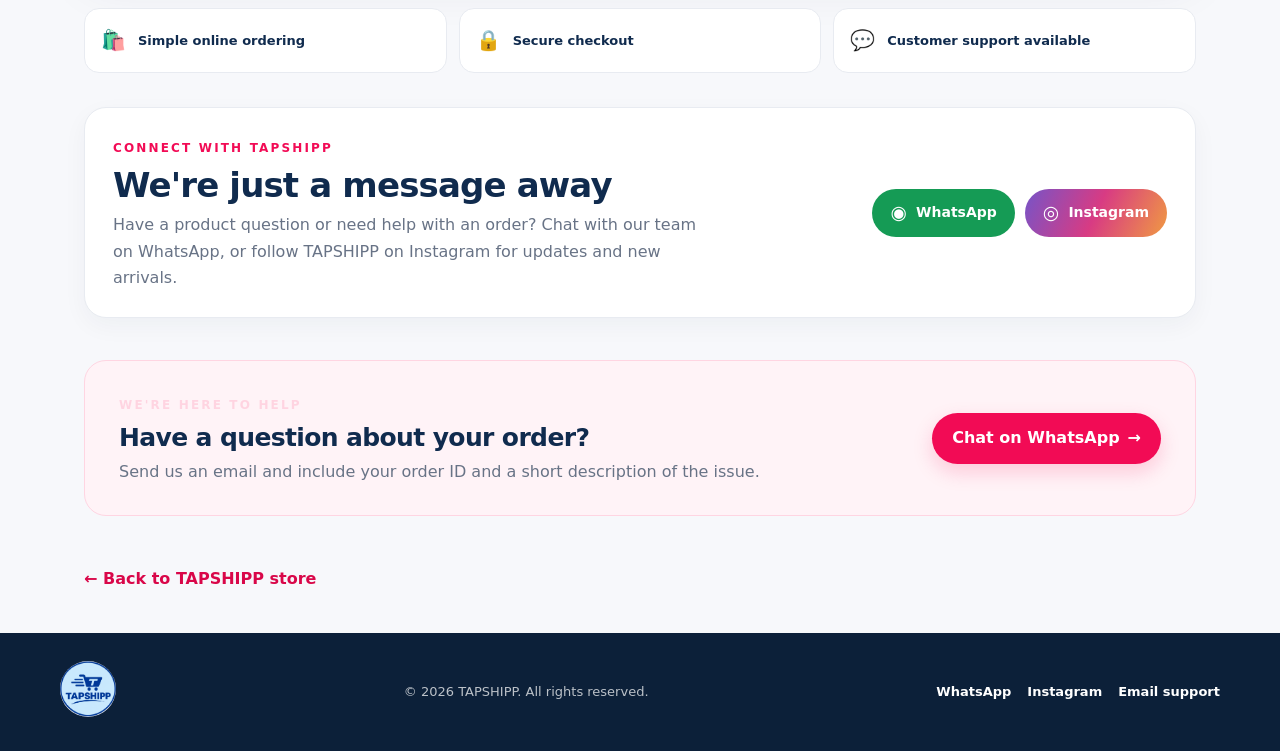
<file: Store-information-TAPSHIPP-enhanced.html>
<!doctype html>
<html lang="en">
<head>
  <meta charset="utf-8">
  <meta name="viewport" content="width=device-width, initial-scale=1">
  <meta name="theme-color" content="#f20b55">
  <meta name="description" content="Discover TAPSHIPP, explore shopping information and connect with customer support on WhatsApp and Instagram.">
  <title>Store Information | TAPSHIPP</title>
  <style>
    :root {
      --pink: #f20b55;
      --pink-dark: #d90749;
      --navy: #102b4e;
      --ink: #172338;
      --muted: #687386;
      --line: #e8ebf1;
      --soft: #fff3f7;
      --white: #fff;
      --shadow: 0 18px 50px rgba(16, 43, 78, .09);
    }
    * { box-sizing: border-box; }
    html { scroll-behavior: smooth; }
    body {
      margin: 0; color: var(--ink); background: #f7f8fb;
      font-family: Inter, ui-sans-serif, system-ui, -apple-system, BlinkMacSystemFont, "Segoe UI", sans-serif;
      line-height: 1.65;
    }
    a { color: inherit; }
    .topline { height: 5px; background: linear-gradient(90deg, var(--pink), #ff7b9f); }
    .header {
      position: sticky; top: 0; z-index: 10; background: rgba(255,255,255,.94);
      backdrop-filter: blur(12px); border-bottom: 1px solid var(--line);
    }
    .nav {
      max-width: 1160px; margin: auto; padding: 13px 24px;
      display: flex; align-items: center; justify-content: space-between; gap: 20px;
    }
    .logo-link { display: inline-flex; align-items: center; text-decoration: none; }
    .logo { display: block; width: 62px; height: 62px; max-height: none; object-fit: contain; border-radius: 50%; }
    .nav-links { display: flex; align-items: center; gap: 22px; }
    .nav-links a { text-decoration: none; font-size: 14px; font-weight: 650; color: #425067; }
    .nav-links a:hover { color: var(--pink); }
    .nav-cta, .button {
      display: inline-flex; align-items: center; justify-content: center; gap: 8px;
      border: 0; border-radius: 999px; background: var(--pink); color: white;
      padding: 12px 20px; font-weight: 750; text-decoration: none; cursor: pointer;
      box-shadow: 0 8px 20px rgba(242,11,85,.18); transition: .2s ease;
    }
    .nav-cta:hover, .button:hover { background: var(--pink-dark); transform: translateY(-1px); }
    .hero-wrap { padding: 54px 24px 28px; }
    .hero {
      max-width: 1160px; margin: auto; min-height: 330px; border-radius: 28px;
      overflow: hidden; position: relative; display: grid; grid-template-columns: 1.2fr .8fr;
      align-items: center; padding: 48px 56px;
      background: radial-gradient(circle at 85% 20%, rgba(255,255,255,.22), transparent 28%),
                  linear-gradient(120deg, #102b4e 0%, #173e68 58%, #f20b55 150%);
      color: white; box-shadow: var(--shadow);
    }
    .hero:after {
      content: "T"; position: absolute; right: 5%; bottom: -145px; font-size: 390px;
      line-height: 1; font-weight: 900; color: rgba(255,255,255,.055); pointer-events: none;
    }
    .eyebrow { display: inline-block; color: #ffd4e1; font-size: 12px; font-weight: 800; letter-spacing: .18em; }
    h1 { margin: 12px 0 14px; font-size: clamp(36px, 5vw, 58px); line-height: 1.08; letter-spacing: -.04em; }
    .hero p { max-width: 560px; color: rgba(255,255,255,.82); font-size: 17px; margin: 0 0 25px; }
    .hero .button { background: white; color: var(--navy); box-shadow: none; }
    .hero .button:hover { background: #ffeaf1; }
    .hero-logo-panel {
      position: relative; z-index: 1; justify-self: end; width: min(100%, 330px);
      padding: 16px; border-radius: 22px; background: rgba(255,255,255,.94);
      box-shadow: 0 18px 45px rgba(0,0,0,.15);
    }
    .hero-logo-panel img { display: block; width: 100%; border-radius: 12px; }
    .content { max-width: 1160px; margin: 0 auto; padding: 24px; }
    .section-heading { margin: 12px 0 22px; }
    .section-heading .eyebrow { color: var(--pink); }
    h2 { margin: 5px 0; color: var(--navy); font-size: clamp(25px, 3vw, 34px); line-height: 1.2; letter-spacing: -.025em; }
    .intro { color: var(--muted); max-width: 700px; margin: 8px 0 0; }
    .feature-grid { display: grid; grid-template-columns: repeat(3, 1fr); gap: 18px; margin: 25px 0 44px; }
    .feature {
      padding: 24px; background: white; border: 1px solid var(--line); border-radius: 18px;
      box-shadow: 0 8px 24px rgba(16,43,78,.035);
    }
    .icon {
      width: 44px; height: 44px; display: grid; place-items: center; border-radius: 14px;
      color: var(--pink); background: var(--soft); font-size: 21px; font-weight: 800;
    }
    .feature h3 { margin: 14px 0 6px; color: var(--navy); font-size: 18px; }
    .feature p { margin: 0; color: var(--muted); font-size: 14px; }
    .info-panel {
      display: grid; grid-template-columns: 1fr 1fr; gap: 0; overflow: hidden;
      background: white; border: 1px solid var(--line); border-radius: 22px; box-shadow: var(--shadow);
      margin: 20px 0 42px;
    }
    .info-block { padding: 30px; }
    .info-block + .info-block { border-left: 1px solid var(--line); }
    .info-block h3 { margin: 0 0 8px; color: var(--navy); font-size: 20px; }
    .info-block p { margin: 0; color: var(--muted); }
    .info-block a { color: var(--pink-dark); font-weight: 700; text-decoration: none; }
    .info-block a:hover { text-decoration: underline; }
    .support {
      display: flex; justify-content: space-between; align-items: center; gap: 22px;
      padding: 30px 34px; margin: 10px 0 50px; border-radius: 22px;
      background: var(--soft); border: 1px solid #ffd5e2;
    }
    .support h2 { font-size: 25px; }
    .support p { margin: 6px 0 0; color: var(--muted); }
    .footer { background: #0c2039; color: rgba(255,255,255,.72); padding: 28px 24px; }
    .footer-inner { max-width: 1160px; margin: auto; display: flex; align-items: center; justify-content: space-between; gap: 18px; }
    .footer img { width: 56px; height: 56px; object-fit: contain; border-radius: 50%; }
    .footer p { margin: 0; font-size: 13px; }
    .footer a { color: white; text-decoration: none; font-size: 13px; font-weight: 650; }
    .back-link { color: var(--pink-dark); text-decoration: none; font-weight: 750; }
    /* Tablet and mobile layout */

    .social-section { margin: 26px 0 42px; }
    .social-card {
      display: flex; align-items: center; justify-content: space-between; gap: 20px;
      padding: 26px 28px; background: #fff; border: 1px solid var(--line);
      border-radius: 22px; box-shadow: 0 8px 24px rgba(16,43,78,.045);
    }
    .social-copy { max-width: 590px; }
    .social-copy h2 { margin: 4px 0 7px; }
    .social-copy p { margin: 0; color: var(--muted); }
    .social-actions { display: flex; flex-wrap: wrap; gap: 10px; }
    .social-btn {
      display: inline-flex; align-items: center; justify-content: center; gap: 9px;
      min-height: 48px; padding: 12px 18px; border-radius: 999px;
      color: #fff; text-decoration: none; font-weight: 750; font-size: 14px;
      transition: transform .2s ease, box-shadow .2s ease;
    }
    .social-btn:hover { transform: translateY(-2px); box-shadow: 0 9px 20px rgba(0,0,0,.12); }
    .social-btn.whatsapp { background: #159b55; }
    .social-btn.instagram { background: linear-gradient(115deg,#7654c8,#d83b83,#f09a42); }
    .social-icon { font-size: 19px; line-height: 1; }
    .trust-strip {
      display: grid; grid-template-columns: repeat(3,1fr); gap: 12px; margin: 0 0 34px;
    }
    .trust-item {
      display: flex; align-items: center; gap: 12px; padding: 15px 16px;
      background: #fff; border: 1px solid var(--line); border-radius: 15px;
      color: var(--navy); font-size: 13px; font-weight: 700;
    }
    .trust-item span:first-child { font-size: 20px; }
    .footer-social { display:flex; align-items:center; gap:16px; flex-wrap:wrap; }
    .footer-social a { white-space: nowrap; }
    @media (max-width:760px) {
      .social-card { align-items: stretch; flex-direction: column; padding: 22px 19px; }
      .social-actions { display: grid; grid-template-columns: 1fr 1fr; }
      .social-btn { padding: 12px 10px; font-size: 13px; }
      .trust-strip { grid-template-columns: 1fr; gap: 9px; margin-bottom: 27px; }
      .trust-item { padding: 13px 14px; }
      .footer-social { justify-content: center; }
    }
    @media (max-width:380px) {
      .social-actions { grid-template-columns: 1fr; }
    }

    @media (max-width: 900px) {
      .hero { padding: 42px 38px; }
      .hero-logo-panel { width: min(100%, 285px); }
      .feature-grid { grid-template-columns: repeat(2, minmax(0, 1fr)); }
    }
    @media (max-width: 760px) {
      body { font-size: 15px; }
      .nav { padding: 10px 16px; min-height: 68px; }
      .logo { width: 52px; height: 52px; max-height: none; }
      .nav-links { gap: 8px; }
      .nav-links a:not(.nav-cta) { display: none; }
      .nav-cta { min-height: 42px; padding: 10px 14px; font-size: 13px; }
      .hero-wrap { padding: 18px 12px 12px; }
      .hero {
        grid-template-columns: minmax(0, 1fr); padding: 30px 22px;
        min-height: auto; border-radius: 21px; gap: 22px;
      }
      .hero h1 { font-size: clamp(34px, 10vw, 48px); }
      .hero p { font-size: 15px; line-height: 1.6; }
      .hero-logo-panel { justify-self: center; width: min(100%, 250px); padding: 10px; }
      .button { min-height: 46px; padding: 12px 18px; }
      .content { padding: 22px 15px; }
      .section-heading { margin-bottom: 17px; }
      .intro { font-size: 14px; }
      .feature-grid { grid-template-columns: minmax(0, 1fr); gap: 12px; margin: 18px 0 34px; }
      .feature { padding: 19px; border-radius: 16px; }
      .feature h3 { margin-top: 11px; }
      .info-panel { grid-template-columns: minmax(0, 1fr); border-radius: 17px; margin-bottom: 30px; }
      .info-block { padding: 22px 19px; }
      .info-block + .info-block { border-left: 0; border-top: 1px solid var(--line); }
      .support { align-items: stretch; flex-direction: column; padding: 23px 19px; margin-bottom: 35px; border-radius: 17px; }
      .support h2 { font-size: 23px; }
      .support .button { width: 100%; }
      .footer { padding: 25px 16px; }
      .footer-inner { flex-direction: column; text-align: center; gap: 13px; }
      .footer img { width: 50px; height: 50px; }
      a { -webkit-tap-highlight-color: rgba(242,11,85,.12); }
    }
    @media (max-width: 380px) {
      .nav { padding-left: 12px; padding-right: 12px; }
      .logo { width: 46px; height: 46px; }
      .nav-cta { padding: 9px 11px; font-size: 12px; }
      .hero { padding: 26px 18px; }
      .content { padding-left: 13px; padding-right: 13px; }
      .info-block { padding: 19px 16px; }
    }
  </style>
</head>
<body>
  <div class="topline"></div>
  <header class="header">
    <nav class="nav" aria-label="Main navigation">
      <a class="logo-link" href="index.html" aria-label="TAPSHIPP home">
        <img class="logo" src="tapshipp-logo.png" alt="TAPSHIPP logo">
      </a>
      <div class="nav-links">
        <a href="index.html">Home</a>
        <a href="#store-details">Store details</a>
        <a class="nav-cta" href="https://wa.me/91YOURNUMBER" target="_blank" rel="noopener">WhatsApp us</a>
      </div>
    </nav>
  </header>

  <main>
    <section class="hero-wrap">
      <div class="hero">
        <div>
          <span class="eyebrow">WELCOME TO TAPSHIPP</span>
          <h1>Shop smart.<br>Live better.</h1>
          <p>Your online shopping destination for useful finds and a simple shopping experience. Explore products, review the details and order with confidence.</p>
          <a class="button" href="index.html#products">Explore products <span aria-hidden="true">→</span></a>
        </div>
        <div class="hero-logo-panel">
          <img src="tapshipp-logo.png" alt="TAPSHIPP — Shop smart. Live better.">
        </div>
      </div>
    </section>

    <section class="content" id="store-details">
      <div class="section-heading">
        <span class="eyebrow">THE STORE AT A GLANCE</span>
        <h2>Store information</h2>
        <p class="intro">Here you can find general information about shopping with TAPSHIPP, payments, delivery and customer assistance.</p>
      </div>

      <div class="feature-grid">
        <article class="feature">
          <div class="icon" aria-hidden="true">✦</div>
          <h3>About TAPSHIPP</h3>
          <p>We aim to make online shopping straightforward, with useful product choices and clear product information to help customers make informed decisions.</p>
        </article>
        <article class="feature">
          <div class="icon" aria-hidden="true">✓</div>
          <h3>Easy ordering</h3>
          <p>Browse products, check the listed price and product details, add your selection to the cart and complete checkout.</p>
        </article>
        <article class="feature">
          <div class="icon" aria-hidden="true">⌁</div>
          <h3>Customer support</h3>
          <p>Need help with an order or product? Contact our team using the support details provided on this page.</p>
        </article>
      </div>

      <div class="section-heading">
        <span class="eyebrow">HELPFUL DETAILS</span>
        <h2>Shopping with us</h2>
      </div>
      <div class="info-panel">
        <div class="info-block">
          <h3>Orders & delivery</h3>
          <p>Orders are processed after successful payment confirmation. Delivery information and any applicable timelines should be checked on the relevant product page or order communication.</p>
        </div>
        <div class="info-block">
          <h3>Payments</h3>
          <p>Online payments are processed through the payment gateway presented during checkout. Please keep your order and payment confirmation details for reference.</p>
        </div>
        <div class="info-block">
          <h3>Returns, replacements & refunds</h3>
          <p>Return, replacement, warranty and refund eligibility may depend on the product and its listed policy. Please review the applicable product terms before placing an order.</p>
        </div>
        <div class="info-block">
          <h3>Contact information</h3>
          <p>Email our support team at <a href="mailto:tapshippstoreonline@gmail.com">tapshippstoreonline@gmail.com</a>. When contacting us about an existing order, include your order ID.</p>
        </div>
      </div>


      <div class="trust-strip" aria-label="Shopping highlights">
        <div class="trust-item"><span aria-hidden="true">🛍️</span><span>Simple online ordering</span></div>
        <div class="trust-item"><span aria-hidden="true">🔒</span><span>Secure checkout</span></div>
        <div class="trust-item"><span aria-hidden="true">💬</span><span>Customer support available</span></div>
      </div>

      <section class="social-section" aria-labelledby="social-heading">
        <div class="social-card">
          <div class="social-copy">
            <span class="eyebrow" style="color:var(--pink)">CONNECT WITH TAPSHIPP</span>
            <h2 id="social-heading">We're just a message away</h2>
            <p>Have a product question or need help with an order? Chat with our team on WhatsApp, or follow TAPSHIPP on Instagram for updates and new arrivals.</p>
          </div>
          <div class="social-actions">
            <a class="social-btn whatsapp" href="https://wa.me/91YOURNUMBER" target="_blank" rel="noopener noreferrer" aria-label="Chat with TAPSHIPP on WhatsApp">
              <span class="social-icon" aria-hidden="true">◉</span> WhatsApp
            </a>
            <a class="social-btn instagram" href="https://www.instagram.com/YOURUSERNAME/" target="_blank" rel="noopener noreferrer" aria-label="Follow TAPSHIPP on Instagram">
              <span class="social-icon" aria-hidden="true">◎</span> Instagram
            </a>
          </div>
        </div>
      </section>

      <div class="support">
        <div>
          <span class="eyebrow">WE'RE HERE TO HELP</span>
          <h2>Have a question about your order?</h2>
          <p>Send us an email and include your order ID and a short description of the issue.</p>
        </div>
        <a class="button" href="https://wa.me/8593886051?text=Hello%20TAPSHIPP%2C%20I%20need%20help%20with%20my%20order." target="_blank" rel="noopener noreferrer">Chat on WhatsApp <span aria-hidden="true">→</span></a>
      </div>
      <p><a class="back-link" href="index.html">← Back to TAPSHIPP store</a></p>
    </section>
  </main>

  <footer class="footer">
    <div class="footer-inner">
      <a href="index.html" aria-label="TAPSHIPP home"><img src="tapshipp-logo.png" alt="TAPSHIPP"></a>
      <p>© <span id="year"></span> TAPSHIPP. All rights reserved.</p>
      <div class="footer-social"><a href="https://wa.me/91YOURNUMBER" target="_blank" rel="noopener noreferrer">WhatsApp</a><a href="https://www.instagram.com/tap_shipp?cplk=aG1ldWRrbWo2MTFj&utm_source=qr/" target="_blank" rel="noopener noreferrer">Instagram</a><a href="mailto:tapshippstoreonline@gmail.com">Email support</a></div>
    </div>
  </footer>
  <script>
    document.getElementById("year").textContent = new Date().getFullYear();
  </script>
</body>
</html>
</file>
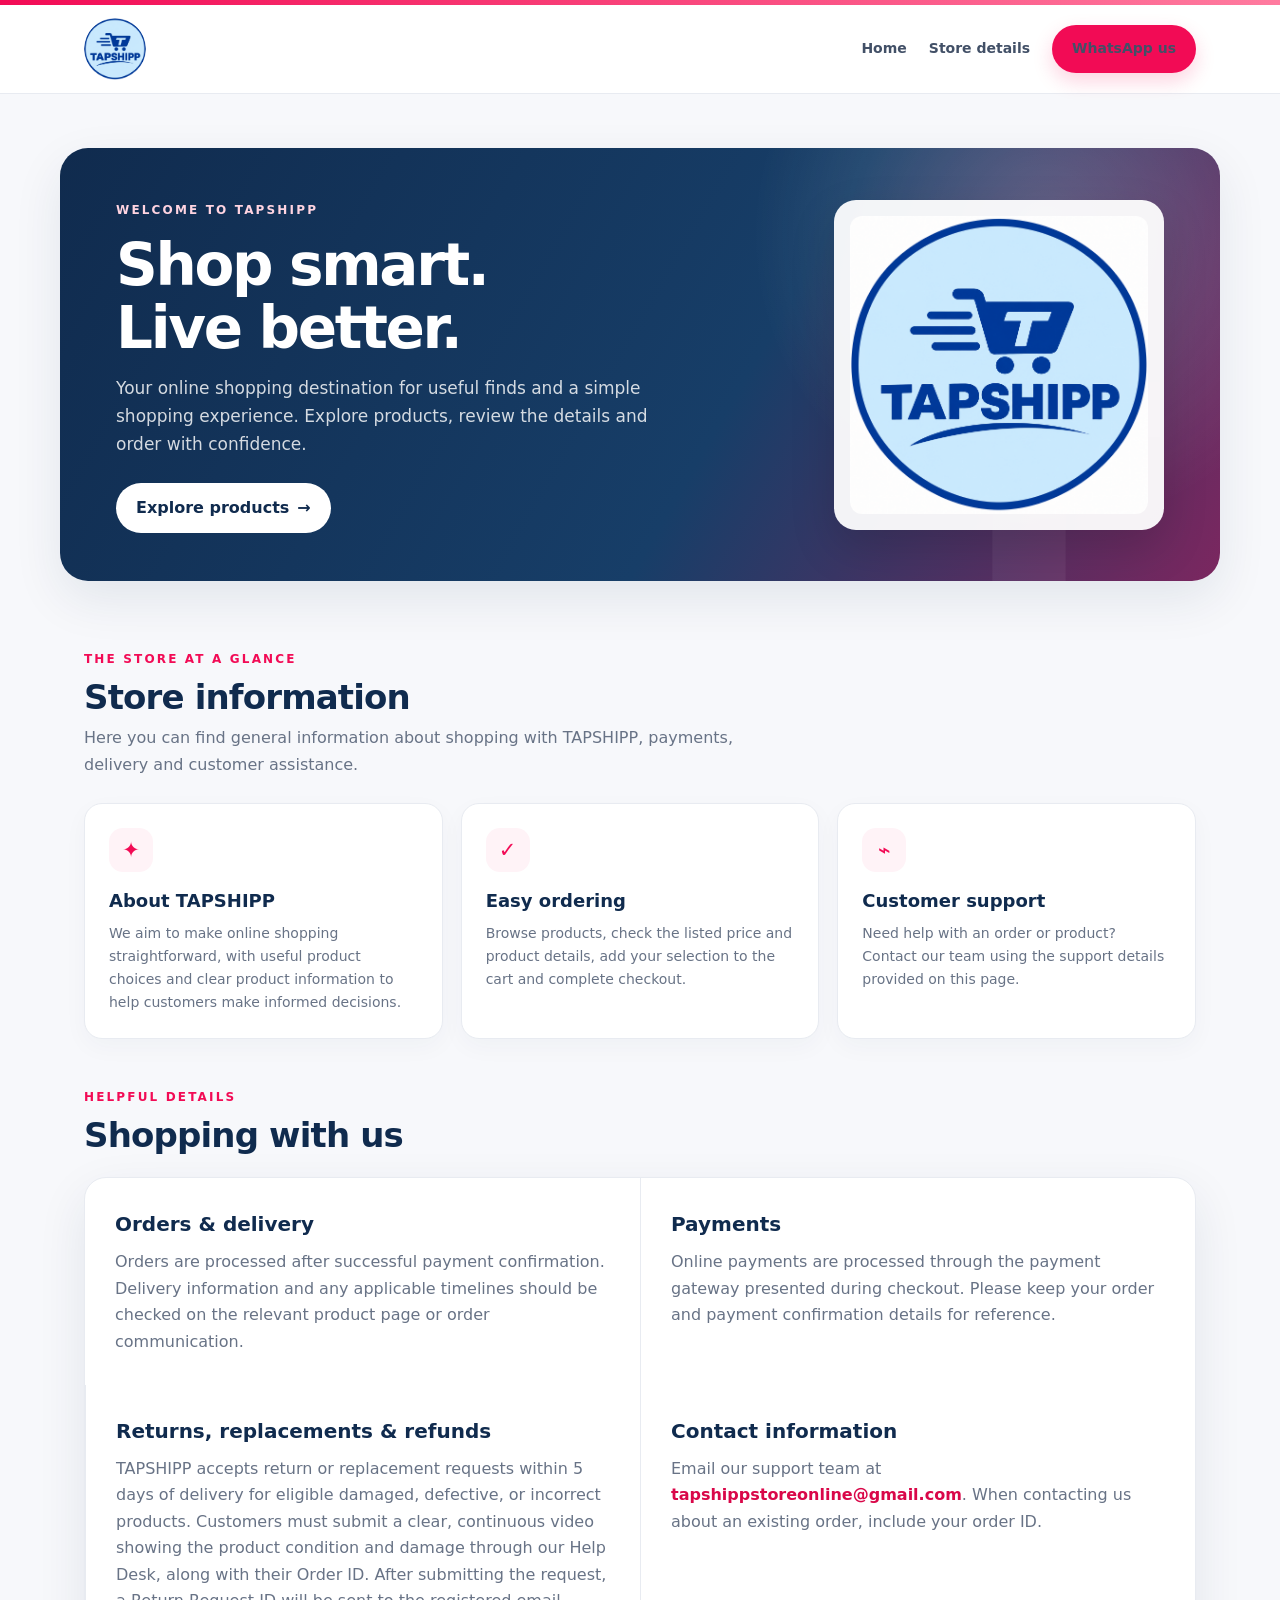
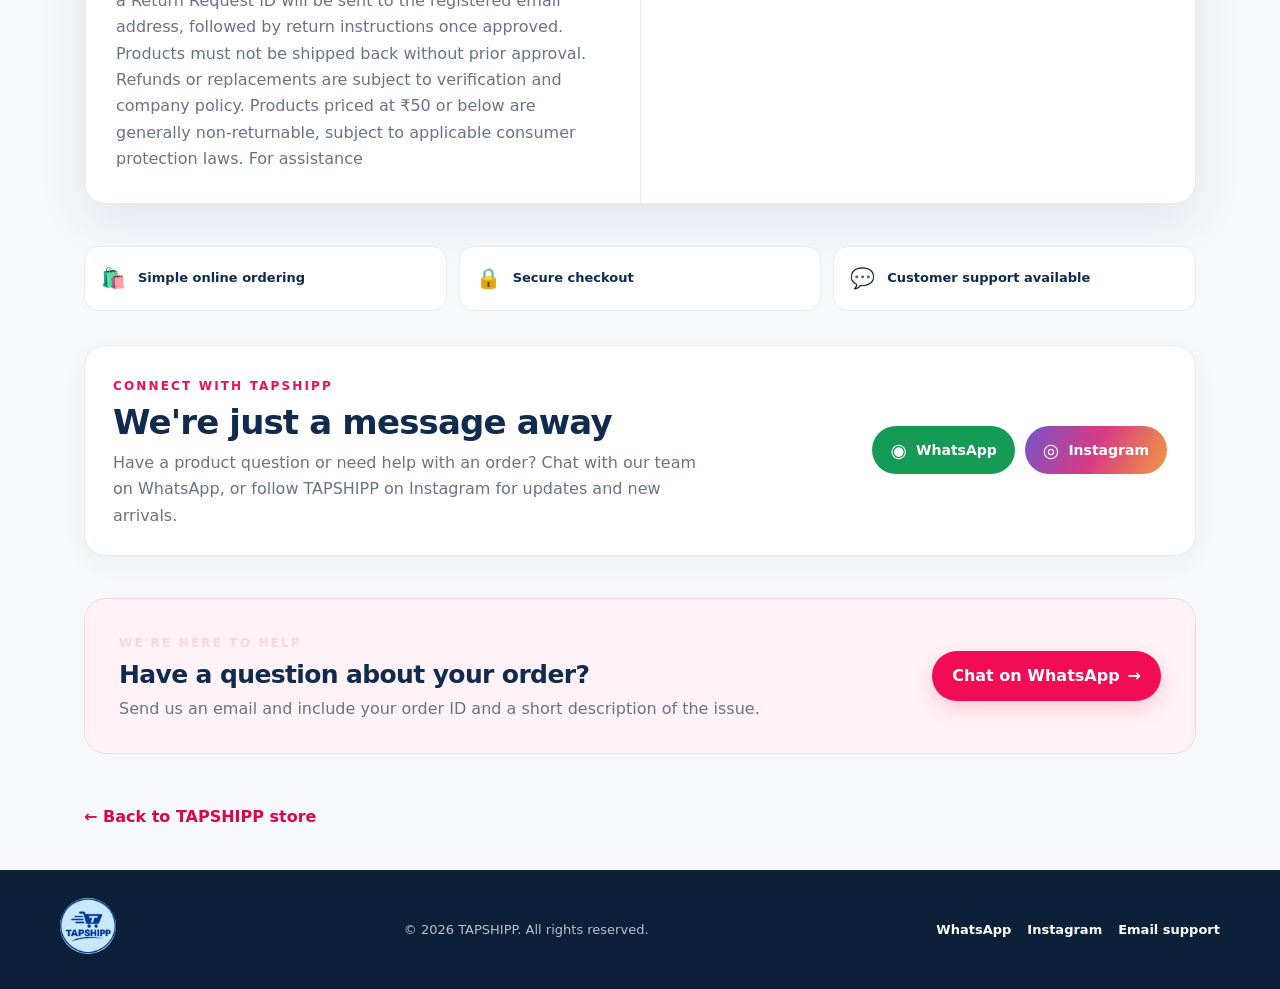
<file: store-information.html>
<!doctype html>
<html lang="en">
<head>
  <meta charset="utf-8">
  <meta name="viewport" content="width=device-width, initial-scale=1">
  <meta name="theme-color" content="#f20b55">
  <meta name="description" content="Discover TAPSHIPP, explore shopping information and connect with customer support on WhatsApp and Instagram.">
  <title>Store Information | TAPSHIPP</title>
  <style>
    :root {
      --pink: #f20b55;
      --pink-dark: #d90749;
      --navy: #102b4e;
      --ink: #172338;
      --muted: #687386;
      --line: #e8ebf1;
      --soft: #fff3f7;
      --white: #fff;
      --shadow: 0 18px 50px rgba(16, 43, 78, .09);
    }
    * { box-sizing: border-box; }
    html { scroll-behavior: smooth; }
    body {
      margin: 0; color: var(--ink); background: #f7f8fb;
      font-family: Inter, ui-sans-serif, system-ui, -apple-system, BlinkMacSystemFont, "Segoe UI", sans-serif;
      line-height: 1.65;
    }
    a { color: inherit; }
    .topline { height: 5px; background: linear-gradient(90deg, var(--pink), #ff7b9f); }
    .header {
      position: sticky; top: 0; z-index: 10; background: rgba(255,255,255,.94);
      backdrop-filter: blur(12px); border-bottom: 1px solid var(--line);
    }
    .nav {
      max-width: 1160px; margin: auto; padding: 13px 24px;
      display: flex; align-items: center; justify-content: space-between; gap: 20px;
    }
    .logo-link { display: inline-flex; align-items: center; text-decoration: none; }
    .logo { display: block; width: 62px; height: 62px; max-height: none; object-fit: contain; border-radius: 50%; }
    .nav-links { display: flex; align-items: center; gap: 22px; }
    .nav-links a { text-decoration: none; font-size: 14px; font-weight: 650; color: #425067; }
    .nav-links a:hover { color: var(--pink); }
    .nav-cta, .button {
      display: inline-flex; align-items: center; justify-content: center; gap: 8px;
      border: 0; border-radius: 999px; background: var(--pink); color: white;
      padding: 12px 20px; font-weight: 750; text-decoration: none; cursor: pointer;
      box-shadow: 0 8px 20px rgba(242,11,85,.18); transition: .2s ease;
    }
    .nav-cta:hover, .button:hover { background: var(--pink-dark); transform: translateY(-1px); }
    .hero-wrap { padding: 54px 24px 28px; }
    .hero {
      max-width: 1160px; margin: auto; min-height: 330px; border-radius: 28px;
      overflow: hidden; position: relative; display: grid; grid-template-columns: 1.2fr .8fr;
      align-items: center; padding: 48px 56px;
      background: radial-gradient(circle at 85% 20%, rgba(255,255,255,.22), transparent 28%),
                  linear-gradient(120deg, #102b4e 0%, #173e68 58%, #f20b55 150%);
      color: white; box-shadow: var(--shadow);
    }
    .hero:after {
      content: "T"; position: absolute; right: 5%; bottom: -145px; font-size: 390px;
      line-height: 1; font-weight: 900; color: rgba(255,255,255,.055); pointer-events: none;
    }
    .eyebrow { display: inline-block; color: #ffd4e1; font-size: 12px; font-weight: 800; letter-spacing: .18em; }
    h1 { margin: 12px 0 14px; font-size: clamp(36px, 5vw, 58px); line-height: 1.08; letter-spacing: -.04em; }
    .hero p { max-width: 560px; color: rgba(255,255,255,.82); font-size: 17px; margin: 0 0 25px; }
    .hero .button { background: white; color: var(--navy); box-shadow: none; }
    .hero .button:hover { background: #ffeaf1; }
    .hero-logo-panel {
      position: relative; z-index: 1; justify-self: end; width: min(100%, 330px);
      padding: 16px; border-radius: 22px; background: rgba(255,255,255,.94);
      box-shadow: 0 18px 45px rgba(0,0,0,.15);
    }
    .hero-logo-panel img { display: block; width: 100%; border-radius: 12px; }
    .content { max-width: 1160px; margin: 0 auto; padding: 24px; }
    .section-heading { margin: 12px 0 22px; }
    .section-heading .eyebrow { color: var(--pink); }
    h2 { margin: 5px 0; color: var(--navy); font-size: clamp(25px, 3vw, 34px); line-height: 1.2; letter-spacing: -.025em; }
    .intro { color: var(--muted); max-width: 700px; margin: 8px 0 0; }
    .feature-grid { display: grid; grid-template-columns: repeat(3, 1fr); gap: 18px; margin: 25px 0 44px; }
    .feature {
      padding: 24px; background: white; border: 1px solid var(--line); border-radius: 18px;
      box-shadow: 0 8px 24px rgba(16,43,78,.035);
    }
    .icon {
      width: 44px; height: 44px; display: grid; place-items: center; border-radius: 14px;
      color: var(--pink); background: var(--soft); font-size: 21px; font-weight: 800;
    }
    .feature h3 { margin: 14px 0 6px; color: var(--navy); font-size: 18px; }
    .feature p { margin: 0; color: var(--muted); font-size: 14px; }
    .info-panel {
      display: grid; grid-template-columns: 1fr 1fr; gap: 0; overflow: hidden;
      background: white; border: 1px solid var(--line); border-radius: 22px; box-shadow: var(--shadow);
      margin: 20px 0 42px;
    }
    .info-block { padding: 30px; }
    .info-block + .info-block { border-left: 1px solid var(--line); }
    .info-block h3 { margin: 0 0 8px; color: var(--navy); font-size: 20px; }
    .info-block p { margin: 0; color: var(--muted); }
    .info-block a { color: var(--pink-dark); font-weight: 700; text-decoration: none; }
    .info-block a:hover { text-decoration: underline; }
    .support {
      display: flex; justify-content: space-between; align-items: center; gap: 22px;
      padding: 30px 34px; margin: 10px 0 50px; border-radius: 22px;
      background: var(--soft); border: 1px solid #ffd5e2;
    }
    .support h2 { font-size: 25px; }
    .support p { margin: 6px 0 0; color: var(--muted); }
    .footer { background: #0c2039; color: rgba(255,255,255,.72); padding: 28px 24px; }
    .footer-inner { max-width: 1160px; margin: auto; display: flex; align-items: center; justify-content: space-between; gap: 18px; }
    .footer img { width: 56px; height: 56px; object-fit: contain; border-radius: 50%; }
    .footer p { margin: 0; font-size: 13px; }
    .footer a { color: white; text-decoration: none; font-size: 13px; font-weight: 650; }
    .back-link { color: var(--pink-dark); text-decoration: none; font-weight: 750; }
    /* Tablet and mobile layout */

    .social-section { margin: 26px 0 42px; }
    .social-card {
      display: flex; align-items: center; justify-content: space-between; gap: 20px;
      padding: 26px 28px; background: #fff; border: 1px solid var(--line);
      border-radius: 22px; box-shadow: 0 8px 24px rgba(16,43,78,.045);
    }
    .social-copy { max-width: 590px; }
    .social-copy h2 { margin: 4px 0 7px; }
    .social-copy p { margin: 0; color: var(--muted); }
    .social-actions { display: flex; flex-wrap: wrap; gap: 10px; }
    .social-btn {
      display: inline-flex; align-items: center; justify-content: center; gap: 9px;
      min-height: 48px; padding: 12px 18px; border-radius: 999px;
      color: #fff; text-decoration: none; font-weight: 750; font-size: 14px;
      transition: transform .2s ease, box-shadow .2s ease;
    }
    .social-btn:hover { transform: translateY(-2px); box-shadow: 0 9px 20px rgba(0,0,0,.12); }
    .social-btn.whatsapp { background: #159b55; }
    .social-btn.instagram { background: linear-gradient(115deg,#7654c8,#d83b83,#f09a42); }
    .social-icon { font-size: 19px; line-height: 1; }
    .trust-strip {
      display: grid; grid-template-columns: repeat(3,1fr); gap: 12px; margin: 0 0 34px;
    }
    .trust-item {
      display: flex; align-items: center; gap: 12px; padding: 15px 16px;
      background: #fff; border: 1px solid var(--line); border-radius: 15px;
      color: var(--navy); font-size: 13px; font-weight: 700;
    }
    .trust-item span:first-child { font-size: 20px; }
    .footer-social { display:flex; align-items:center; gap:16px; flex-wrap:wrap; }
    .footer-social a { white-space: nowrap; }
    @media (max-width:760px) {
      .social-card { align-items: stretch; flex-direction: column; padding: 22px 19px; }
      .social-actions { display: grid; grid-template-columns: 1fr 1fr; }
      .social-btn { padding: 12px 10px; font-size: 13px; }
      .trust-strip { grid-template-columns: 1fr; gap: 9px; margin-bottom: 27px; }
      .trust-item { padding: 13px 14px; }
      .footer-social { justify-content: center; }
    }
    @media (max-width:380px) {
      .social-actions { grid-template-columns: 1fr; }
    }

    @media (max-width: 900px) {
      .hero { padding: 42px 38px; }
      .hero-logo-panel { width: min(100%, 285px); }
      .feature-grid { grid-template-columns: repeat(2, minmax(0, 1fr)); }
    }
    @media (max-width: 760px) {
      body { font-size: 15px; }
      .nav { padding: 10px 16px; min-height: 68px; }
      .logo { width: 52px; height: 52px; max-height: none; }
      .nav-links { gap: 8px; }
      .nav-links a:not(.nav-cta) { display: none; }
      .nav-cta { min-height: 42px; padding: 10px 14px; font-size: 13px; }
      .hero-wrap { padding: 18px 12px 12px; }
      .hero {
        grid-template-columns: minmax(0, 1fr); padding: 30px 22px;
        min-height: auto; border-radius: 21px; gap: 22px;
      }
      .hero h1 { font-size: clamp(34px, 10vw, 48px); }
      .hero p { font-size: 15px; line-height: 1.6; }
      .hero-logo-panel { justify-self: center; width: min(100%, 250px); padding: 10px; }
      .button { min-height: 46px; padding: 12px 18px; }
      .content { padding: 22px 15px; }
      .section-heading { margin-bottom: 17px; }
      .intro { font-size: 14px; }
      .feature-grid { grid-template-columns: minmax(0, 1fr); gap: 12px; margin: 18px 0 34px; }
      .feature { padding: 19px; border-radius: 16px; }
      .feature h3 { margin-top: 11px; }
      .info-panel { grid-template-columns: minmax(0, 1fr); border-radius: 17px; margin-bottom: 30px; }
      .info-block { padding: 22px 19px; }
      .info-block + .info-block { border-left: 0; border-top: 1px solid var(--line); }
      .support { align-items: stretch; flex-direction: column; padding: 23px 19px; margin-bottom: 35px; border-radius: 17px; }
      .support h2 { font-size: 23px; }
      .support .button { width: 100%; }
      .footer { padding: 25px 16px; }
      .footer-inner { flex-direction: column; text-align: center; gap: 13px; }
      .footer img { width: 50px; height: 50px; }
      a { -webkit-tap-highlight-color: rgba(242,11,85,.12); }
    }
    @media (max-width: 380px) {
      .nav { padding-left: 12px; padding-right: 12px; }
      .logo { width: 46px; height: 46px; }
      .nav-cta { padding: 9px 11px; font-size: 12px; }
      .hero { padding: 26px 18px; }
      .content { padding-left: 13px; padding-right: 13px; }
      .info-block { padding: 19px 16px; }
    }
  </style>
</head>
<body>
  <div class="topline"></div>
  <header class="header">
    <nav class="nav" aria-label="Main navigation">
      <a class="logo-link" href="index.html" aria-label="TAPSHIPP home">
        <img class="logo" src="tapshipp-logo.png" alt="TAPSHIPP logo">
      </a>
      <div class="nav-links">
        <a href="index.html">Home</a>
        <a href="#store-details">Store details</a>
        <a class="nav-cta" href="https://wa.me/91YOURNUMBER" target="_blank" rel="noopener">WhatsApp us</a>
      </div>
    </nav>
  </header>

  <main>
    <section class="hero-wrap">
      <div class="hero">
        <div>
          <span class="eyebrow">WELCOME TO TAPSHIPP</span>
          <h1>Shop smart.<br>Live better.</h1>
          <p>Your online shopping destination for useful finds and a simple shopping experience. Explore products, review the details and order with confidence.</p>
          <a class="button" href="index.html#products">Explore products <span aria-hidden="true">→</span></a>
        </div>
        <div class="hero-logo-panel">
          <img src="tapshipp-logo.png" alt="TAPSHIPP — Shop smart. Live better.">
        </div>
      </div>
    </section>

    <section class="content" id="store-details">
      <div class="section-heading">
        <span class="eyebrow">THE STORE AT A GLANCE</span>
        <h2>Store information</h2>
        <p class="intro">Here you can find general information about shopping with TAPSHIPP, payments, delivery and customer assistance.</p>
      </div>

      <div class="feature-grid">
        <article class="feature">
          <div class="icon" aria-hidden="true">✦</div>
          <h3>About TAPSHIPP</h3>
          <p>We aim to make online shopping straightforward, with useful product choices and clear product information to help customers make informed decisions.</p>
        </article>
        <article class="feature">
          <div class="icon" aria-hidden="true">✓</div>
          <h3>Easy ordering</h3>
          <p>Browse products, check the listed price and product details, add your selection to the cart and complete checkout.</p>
        </article>
        <article class="feature">
          <div class="icon" aria-hidden="true">⌁</div>
          <h3>Customer support</h3>
          <p>Need help with an order or product? Contact our team using the support details provided on this page.</p>
        </article>
      </div>

      <div class="section-heading">
        <span class="eyebrow">HELPFUL DETAILS</span>
        <h2>Shopping with us</h2>
      </div>
      <div class="info-panel">
        <div class="info-block">
          <h3>Orders & delivery</h3>
          <p>Orders are processed after successful payment confirmation. Delivery information and any applicable timelines should be checked on the relevant product page or order communication.</p>
        </div>
        <div class="info-block">
          <h3>Payments</h3>
          <p>Online payments are processed through the payment gateway presented during checkout. Please keep your order and payment confirmation details for reference.</p>
        </div>
        <div class="info-block">
          <h3>Returns, replacements & refunds</h3>
          <p>TAPSHIPP accepts return or replacement requests within 5 days of delivery for eligible damaged, defective, or incorrect products. Customers must submit a clear, continuous video showing the product condition and damage through our Help Desk, along with their Order ID. After submitting the request, a Return Request ID will be sent to the registered email address, followed by return instructions once approved. Products must not be shipped back without prior approval. Refunds or replacements are subject to verification and company policy. Products priced at ₹50 or below are generally non-returnable, subject to applicable consumer protection laws. For assistance</p>
        </div>
        <div class="info-block">
          <h3>Contact information</h3>
          <p>Email our support team at <a href="mailto:tapshippstoreonline@gmail.com">tapshippstoreonline@gmail.com</a>. When contacting us about an existing order, include your order ID.</p>
        </div>
      </div>


      <div class="trust-strip" aria-label="Shopping highlights">
        <div class="trust-item"><span aria-hidden="true">🛍️</span><span>Simple online ordering</span></div>
        <div class="trust-item"><span aria-hidden="true">🔒</span><span>Secure checkout</span></div>
        <div class="trust-item"><span aria-hidden="true">💬</span><span>Customer support available</span></div>
      </div>

      <section class="social-section" aria-labelledby="social-heading">
        <div class="social-card">
          <div class="social-copy">
            <span class="eyebrow" style="color:var(--pink)">CONNECT WITH TAPSHIPP</span>
            <h2 id="social-heading">We're just a message away</h2>
            <p>Have a product question or need help with an order? Chat with our team on WhatsApp, or follow TAPSHIPP on Instagram for updates and new arrivals.</p>
          </div>
          <div class="social-actions">
            <a class="social-btn whatsapp" href="https://wa.me/918075425105" target="_blank" rel="noopener noreferrer" aria-label="Chat with TAPSHIPP on WhatsApp">
              <span class="social-icon" aria-hidden="true">◉</span> WhatsApp
            </a>
            <a class="social-btn instagram" href="https://www.instagram.com/tap_shipp?cplk=aG1ldWRrbWo2MTFj&utm_source=qr" target="_blank" rel="noopener noreferrer" aria-label="Follow TAPSHIPP on Instagram">
              <span class="social-icon" aria-hidden="true">◎</span> Instagram
            </a>
          </div>
        </div>
      </section>

      <div class="support">
        <div>
          <span class="eyebrow">WE'RE HERE TO HELP</span>
          <h2>Have a question about your order?</h2>
          <p>Send us an email and include your order ID and a short description of the issue.</p>
        </div>
        <a class="button" href="https://wa.me/9633078839?text=Hello%20TAPSHIPP%2C%20I%20need%20help%20with%20my%20order." target="_blank" rel="noopener noreferrer">Chat on WhatsApp <span aria-hidden="true">→</span></a>
      </div>
      <p><a class="back-link" href="index.html">← Back to TAPSHIPP store</a></p>
    </section>
  </main>

  <footer class="footer">
    <div class="footer-inner">
      <a href="index.html" aria-label="TAPSHIPP home"><img src="tapshipp-logo.png" alt="TAPSHIPP"></a>
      <p>© <span id="year"></span> TAPSHIPP. All rights reserved.</p>
      <div class="footer-social"><a href="https://wa.me/917356828624" target="_blank" rel="noopener noreferrer">WhatsApp</a><a href="https://www.instagram.com/YOURUSERNAME/" target="_blank" rel="noopener noreferrer">Instagram</a><a href="mailto:tapshippstoreonline@gmail.com">Email support</a></div>
    </div>
  </footer>
  <script>
    document.getElementById("year").textContent = new Date().getFullYear();
  </script>
</body>
</html>
</file>
<file: style.css>
@import url('https://fonts.googleapis.com/css2?family=DM+Sans:wght@400;500;600;700;800&family=Manrope:wght@400;500;600;700;800&display=swap');
:root{--navy:#102b4e;--blue:#1769aa;--blue2:#2589d7;--ink:#172536;--muted:#6c7b8d;--line:#e4eaf0;--bg:#f5f8fb;--white:#fff;--green:#16845b;--red:#c44545;--shadow:0 12px 35px rgba(16,43,78,.08);--radius:18px}
*{box-sizing:border-box}html{scroll-behavior:smooth}body{margin:0;background:var(--bg);color:var(--ink);font-family:'DM Sans',Arial,sans-serif;font-size:15px;line-height:1.55}a{color:inherit;text-decoration:none}button,input,textarea,select{font:inherit}button{cursor:pointer}.announcement{padding:8px 16px;background:#0c2340;color:#dceaf8;text-align:center;font-size:12px;letter-spacing:.04em}.site-header{height:auto;min-height:76px;padding:14px max(5vw,22px);background:#fff;display:flex;align-items:center;gap:28px;border-bottom:1px solid var(--line);position:relative;z-index:3}.brand{display:flex;align-items:center;gap:10px;color:var(--navy);font-family:Manrope,sans-serif;font-weight:800;font-size:19px;letter-spacing:.035em;white-space:nowrap}.brand small{display:block;font:700 8px 'DM Sans',sans-serif;letter-spacing:.17em;color:#7c8da0}.brand-mark{width:44px;height:44px;flex:0 0 44px;display:block;object-fit:contain;border-radius:50%;background:#fff}.header-search{display:flex;flex:1;max-width:620px;height:43px;border:1px solid #dce4ec;border-radius:10px;overflow:hidden;background:#f8fafc}.header-search input{border:0;background:transparent;outline:0;padding:0 15px;min-width:0;flex:1}.header-search button{width:48px;border:0;background:var(--blue);color:white;font-size:24px}.header-actions{margin-left:auto;display:flex;align-items:center;gap:25px;font-weight:600;font-size:14px}.cart-link{white-space:nowrap}.count{display:inline-grid;place-items:center;min-width:22px;height:22px;padding:0 5px;border-radius:99px;background:#e7f2fb;color:var(--blue);font-size:12px;margin-left:4px}.back-link{margin-left:auto;color:var(--muted);font-weight:600}.hero{margin:26px auto 0;width:min(1180px,92%);min-height:360px;border-radius:25px;overflow:hidden;background:linear-gradient(115deg,#102b4e 0%,#164d7c 60%,#2187c9 100%);color:#fff;display:flex;align-items:center;justify-content:space-between;padding:55px 8%;position:relative}.hero-copy{max-width:560px;position:relative;z-index:1}.eyebrow{font-size:10px;font-weight:800;letter-spacing:.19em;color:#2a83c6}.hero .eyebrow{color:#a8d9ff}.hero h1{font:800 clamp(34px,5vw,57px)/1.12 Manrope,sans-serif;letter-spacing:-.045em;margin:13px 0}.hero h1 em{font-style:normal;color:#9bd8ff}.hero p{max-width:440px;color:#d4e6f5;margin:0 0 25px}.hero-art{width:330px;height:260px;position:relative;display:grid;place-items:center}.hero-circle{position:absolute;width:260px;height:260px;border-radius:50%;background:rgba(255,255,255,.09);border:1px solid rgba(255,255,255,.16)}.hero-card{position:relative;width:190px;height:220px;transform:rotate(7deg);border-radius:18px;background:linear-gradient(145deg,#fff,#d9edfa);color:var(--navy);box-shadow:0 25px 50px #061b3470;padding:24px;display:flex;flex-direction:column;justify-content:space-between}.hero-card span{align-self:flex-start;background:#e0f2ff;color:#1769aa;font-size:10px;font-weight:800;padding:4px 9px;border-radius:20px}.hero-card strong{font:800 36px/.95 Manrope;letter-spacing:-.05em}.hero-card small{font-size:8px;letter-spacing:.15em;color:#65819a;font-weight:800}.btn{display:inline-flex;align-items:center;justify-content:center;gap:12px;border:0;border-radius:10px;padding:12px 19px;font-weight:700;transition:.2s}.btn:hover{transform:translateY(-1px);filter:brightness(1.04)}.btn-light{background:#fff;color:var(--navy)}.btn-primary{background:var(--blue);color:#fff}.btn-outline{background:#fff;border:1px solid #cdd9e5;color:var(--navy)}.btn-wide{width:100%;padding:15px}.section{width:min(1180px,92%);margin:55px auto}.section-heading{display:flex;align-items:end;justify-content:space-between;margin-bottom:22px;gap:20px}.section-heading h2,.page-title h1{font:800 27px/1.2 Manrope,sans-serif;letter-spacing:-.035em;margin:5px 0}.muted{color:var(--muted)}.section-heading p{margin:5px 0 0}.category-list{display:flex;gap:10px;flex-wrap:wrap}.category-chip{border:1px solid var(--line);background:#fff;border-radius:30px;padding:9px 17px;color:#526579;font-weight:600}.category-chip.active,.category-chip:hover{background:var(--navy);border-color:var(--navy);color:#fff}.sort-select{border:1px solid var(--line);background:#fff;border-radius:9px;padding:10px 13px;color:#40556b}.product-grid{display:grid;grid-template-columns:repeat(4,minmax(0,1fr));gap:18px}.product-card{background:#fff;border:1px solid #e9eef3;border-radius:15px;overflow:hidden;transition:.22s;min-width:0}.product-card:hover{transform:translateY(-4px);box-shadow:var(--shadow)}.product-image-link{display:block;background:#eef3f7;aspect-ratio:1.12/1;position:relative;overflow:hidden}.product-image-link img{width:100%;height:100%;object-fit:cover;display:block;transition:transform .3s}.product-card:hover img{transform:scale(1.04)}.discount-tag{position:absolute;left:12px;top:12px;background:#e8f6ef;color:#13764f;border-radius:5px;padding:4px 7px;font-size:11px;font-weight:800}.product-card-body{padding:14px}.product-category{font-size:10px;text-transform:uppercase;letter-spacing:.12em;color:#7b8b9b;font-weight:800}.product-card h3{font-size:14px;line-height:1.35;margin:6px 0 8px;min-height:38px}.price-row{display:flex;align-items:baseline;gap:8px;flex-wrap:wrap}.price{font-size:18px;font-weight:800;color:var(--navy)}.mrp{font-size:12px;color:#8996a4;text-decoration:line-through}.card-actions{display:flex;gap:8px;margin-top:13px}.card-actions .btn{flex:1;padding:9px 8px;font-size:12px}.trust-strip{width:min(1180px,92%);margin:55px auto;background:#eaf2f8;border-radius:16px;padding:23px 30px;display:flex;justify-content:space-around;gap:20px}.trust-strip>div{display:flex;align-items:center;gap:12px}.trust-strip b{width:38px;height:38px;border-radius:12px;background:#fff;color:var(--blue);display:grid;place-items:center;font-size:20px}.trust-strip strong,.trust-strip small{display:block}.trust-strip small{font-size:11px;color:var(--muted)}.site-footer{background:#0c2340;color:#d5e3ef;padding:28px max(5vw,22px);display:flex;align-items:center;justify-content:space-between;gap:20px;font-size:12px}.footer-brand{color:white}.footer-brand small{color:#91a8bd}.site-footer>div{display:flex;gap:18px}.page-shell{width:min(1120px,92%);margin:25px auto 65px}.breadcrumbs{font-size:12px;color:#8190a0;margin-bottom:20px}.breadcrumbs a{color:var(--blue)}.product-detail{display:grid;grid-template-columns:minmax(0,1.05fr) minmax(0,.95fr);gap:42px;background:#fff;border:1px solid var(--line);border-radius:18px;padding:25px}.gallery-main{aspect-ratio:1/1;background:#f0f4f7;border-radius:13px;overflow:hidden}.gallery-main img{width:100%;height:100%;object-fit:contain}.thumbs{display:flex;gap:10px;margin-top:12px;flex-wrap:wrap}.thumb{width:65px;height:65px;border:2px solid transparent;border-radius:9px;padding:2px;background:#f1f4f7;overflow:hidden}.thumb.active{border-color:var(--blue)}.thumb img{width:100%;height:100%;object-fit:cover}.detail-info{padding:8px 4px}.detail-info h1{font:800 29px/1.2 Manrope;letter-spacing:-.04em;margin:8px 0}.brand-line{color:#7a8a99;font-size:13px}.detail-price{display:flex;align-items:center;gap:11px;margin:18px 0 4px}.detail-price .price{font-size:28px}.detail-discount{color:#16845b;font-weight:800;font-size:13px}.stock{font-size:12px;font-weight:700;color:var(--green);margin:12px 0}.stock.out{color:var(--red)}.detail-description{color:#58697a;margin:18px 0}.detail-info h3{font-size:14px;margin:18px 0 8px}.feature-list{padding-left:19px;color:#53677a;font-size:13px}.feature-list li{margin:5px 0}.quantity-row{display:flex;align-items:center;gap:13px;margin:20px 0}.quantity-control{display:flex;align-items:center;border:1px solid var(--line);border-radius:8px;overflow:hidden}.quantity-control button{border:0;background:#f5f8fb;width:34px;height:36px}.quantity-control span{min-width:35px;text-align:center;font-weight:700}.detail-actions{display:flex;gap:10px}.detail-actions .btn{flex:1}.info-accordion{border-top:1px solid var(--line);padding:13px 0}.info-accordion summary{font-weight:700;font-size:13px;cursor:pointer}.info-accordion p{font-size:13px;color:var(--muted);margin:8px 0 0}.related-section{margin-top:45px}.compact-grid{grid-template-columns:repeat(4,minmax(0,1fr))}.loading{grid-column:1/-1;padding:45px;text-align:center;color:var(--muted)}.empty-state{padding:45px 20px;text-align:center;background:#fff;border:1px dashed #cbd7e2;border-radius:15px}.empty-state strong{font:800 20px Manrope}.empty-state p{color:var(--muted)}.hidden{display:none!important}.checkout-shell{max-width:1120px}.page-title{margin:35px 0 25px}.checkout-layout{display:grid;grid-template-columns:minmax(0,1.5fr) minmax(270px,.8fr);gap:22px;align-items:start}.checkout-main{display:grid;gap:18px}.panel{background:#fff;border:1px solid var(--line);border-radius:15px;padding:22px}.panel-heading{display:flex;justify-content:space-between;align-items:center;margin-bottom:17px}.panel h2{font:800 17px Manrope;margin:0}.text-button{border:0;background:transparent;color:var(--red);font-size:12px;font-weight:700}.cart-row{display:grid;grid-template-columns:75px 1fr auto;gap:13px;padding:13px 0;border-top:1px solid #edf1f4;align-items:center}.cart-row:first-child{border-top:0}.cart-row img{width:75px;height:75px;object-fit:cover;border-radius:9px;background:#f1f4f7}.cart-row h3{font-size:13px;margin:0 0 4px}.cart-row .muted{font-size:11px}.cart-row-end{text-align:right}.cart-row-end strong{display:block;color:var(--navy)}.remove-item{border:0;background:none;color:var(--red);font-size:11px;margin-top:4px}.mini-qty{display:flex;align-items:center;gap:7px;margin-top:6px}.mini-qty button{width:23px;height:23px;border:1px solid var(--line);background:#fff;border-radius:5px}.checkout-form .panel-heading{margin-bottom:20px}.form-grid{display:grid;grid-template-columns:1fr 1fr;gap:14px}.form-grid label{font-size:12px;font-weight:700;color:#536477;display:flex;flex-direction:column;gap:6px}.form-grid input,.form-grid textarea{width:100%;border:1px solid #dce4eb;border-radius:8px;padding:11px 12px;outline:0;background:#fff;color:var(--ink)}.form-grid input:focus,.form-grid textarea:focus{border-color:var(--blue);box-shadow:0 0 0 3px #1769aa16}.full-field{grid-column:1/-1}.payment-note{margin:20px 0 14px;padding:14px;border-radius:10px;background:#f0f6fb;border:1px solid #dfebf5}.payment-note strong{font-size:13px}.payment-note p{font-size:11px;color:var(--muted);margin:4px 0 0}.consent{display:flex;gap:9px;align-items:flex-start;font-size:11px;color:#5f6f7e;margin:15px 0}.consent input{margin-top:3px}.fine-print{font-size:10px;color:#8995a1}.form-message{font-size:12px;margin-top:10px;color:var(--red)}.order-summary{position:sticky;top:20px}.order-summary h2{margin-bottom:20px}.summary-line{display:flex;justify-content:space-between;gap:15px;padding:10px 0;border-bottom:1px solid #edf1f4;font-size:13px}.summary-line strong{color:var(--navy)}.total-line{font-size:15px;border:0;padding-top:17px}.success-wrap{min-height:75vh;display:grid;place-items:center;padding:30px 16px}.success-card{max-width:560px;width:100%;background:#fff;border:1px solid var(--line);border-radius:20px;padding:42px;text-align:center;box-shadow:var(--shadow)}.success-icon{width:58px;height:58px;margin:0 auto 20px;background:#e5f6ee;color:#16845b;border-radius:50%;display:grid;place-items:center;font-size:28px;font-weight:800}.success-card h1{font:800 29px/1.2 Manrope;letter-spacing:-.04em}.success-card p{color:var(--muted)}.order-reference{margin:24px 0;padding:15px;background:#f2f6f9;border-radius:10px;color:#718091;font-size:11px}.order-reference strong{display:block;color:var(--navy);font-size:18px;margin-top:4px}.small{font-size:11px}
@media(max-width:900px){.product-grid,.compact-grid{grid-template-columns:repeat(3,minmax(0,1fr))}.hero{padding:42px 6%}.hero-art{width:260px}.product-detail{gap:25px}.checkout-layout{grid-template-columns:1fr}.order-summary{position:static;grid-row:1}.trust-strip{flex-wrap:wrap;justify-content:flex-start}}
@media(max-width:650px){.site-header{padding:12px 4%;gap:12px;flex-wrap:wrap}.brand{font-size:16px;gap:8px}.brand-mark{width:38px;height:38px;flex-basis:38px}.header-search{order:3;flex-basis:100%;max-width:none;height:40px}.header-actions{gap:13px;font-size:12px}.back-link{font-size:12px}.hero{width:92%;min-height:300px;padding:32px 25px;border-radius:18px}.hero-art{position:absolute;right:-65px;bottom:-35px;opacity:.42;transform:scale(.8)}.hero-copy{max-width:100%}.hero h1{font-size:37px}.hero p{font-size:13px;max-width:290px}.section{margin:40px auto}.section-heading h2{font-size:23px}.product-grid,.compact-grid{grid-template-columns:repeat(2,minmax(0,1fr));gap:11px}.product-card-body{padding:10px}.product-card h3{font-size:12px;min-height:34px}.price{font-size:16px}.card-actions{gap:5px}.card-actions .btn{font-size:10px;padding:8px 5px}.product-heading{align-items:flex-start;flex-direction:column}.sort-select{width:100%}.trust-strip{padding:18px;display:grid;grid-template-columns:1fr;gap:14px}.site-footer{flex-direction:column;align-items:flex-start}.site-footer>div{flex-wrap:wrap}.product-detail{grid-template-columns:1fr;padding:14px;gap:20px}.detail-info h1{font-size:25px}.detail-actions{flex-direction:column}.page-shell{margin-top:17px}.panel{padding:16px}.form-grid{grid-template-columns:1fr}.full-field{grid-column:auto}.cart-row{grid-template-columns:58px 1fr auto;gap:9px}.cart-row img{width:58px;height:58px}.cart-row h3{font-size:12px}.cart-row-end strong{font-size:12px}.success-card{padding:28px 20px}.success-card h1{font-size:25px}}
@media(max-width:380px){.product-grid,.compact-grid{grid-template-columns:1fr 1fr}.hero h1{font-size:32px}.header-actions{gap:8px}}




/* TAPSHIPP image-led sale hero.
   For the next campaign, replace hero-banner.png only; no HTML/CSS edits needed. */
.hero.hero-sale.flash-hero.flash-poster-hero {
  display: block;
  position: relative;
  width: min(1180px, 92%);
  aspect-ratio: 2076 / 696;
  min-height: 0;
  height: auto;
  margin: 26px auto 0;
  padding: 0;
  overflow: hidden;
  isolation: isolate;
  border: 1px solid rgba(255,255,255,.12);
  border-radius: 22px;
  background: #082b60;
  box-shadow: 0 16px 40px rgba(9,35,66,.14);
  line-height: 0;
}
.flash-poster-link {
  display: block;
  position: absolute;
  inset: 0;
  overflow: hidden;
}
.flash-poster-image {
  display: block;
  width: 100%;
  height: 100%;
  object-fit: cover;
  object-position: center;
}
.flash-poster-shade {
  position: absolute;
  inset: 0;
  pointer-events: none;
  background: linear-gradient(90deg, rgba(3,19,48,.08), transparent 56%, rgba(3,19,48,.06));
}
.flash-poster-live {
  position: absolute;
  top: clamp(12px,2vw,24px);
  right: clamp(12px,2vw,24px);
  display: inline-flex;
  align-items: center;
  gap: 8px;
  padding: 8px 12px;
  border: 1px solid rgba(255,255,255,.34);
  border-radius: 3px;
  background: rgba(4,25,57,.58);
  color: #fff;
  font: 700 clamp(8px,.8vw,10px)/1 Arial,sans-serif;
  letter-spacing: .17em;
  backdrop-filter: blur(8px);
  -webkit-backdrop-filter: blur(8px);
}
.flash-poster-live span {
  width: 6px;
  height: 6px;
  border-radius: 50%;
  background: #f5c65c;
  box-shadow: 0 0 0 0 rgba(245,198,92,.5);
  animation: poster-live-pulse 2.2s ease-out infinite;
}
.flash-poster-sweep {
  position: absolute;
  top: -35%;
  bottom: -35%;
  left: -28%;
  width: 14%;
  pointer-events: none;
  transform: skewX(-18deg);
  background: linear-gradient(90deg, transparent, rgba(255,255,255,.15), rgba(255,222,158,.38), rgba(255,255,255,.12), transparent);
  filter: blur(2px);
  animation: poster-light-sweep 8s ease-in-out infinite;
}
.flash-poster-glint {
  position: absolute;
  left: 0;
  right: 0;
  bottom: 0;
  height: 2px;
  pointer-events: none;
  background: linear-gradient(90deg, transparent 5%, rgba(255,218,135,.8) 50%, transparent 95%);
  opacity: .65;
  transform-origin: center;
  animation: poster-edge-glow 4s ease-in-out infinite;
}
@keyframes poster-live-pulse {
  0% { box-shadow: 0 0 0 0 rgba(245,198,92,.5); }
  75%,100% { box-shadow: 0 0 0 7px rgba(245,198,92,0); }
}
@keyframes poster-light-sweep {
  0%,12% { left:-28%; opacity:0; }
  20% { opacity:.85; }
  58% { opacity:.6; }
  78%,100% { left:125%; opacity:0; }
}
@keyframes poster-edge-glow {
  0%,100% { opacity:.35; }
  50% { opacity:.9; }
}
@media (max-width:650px) {
  .hero.hero-sale.flash-hero.flash-poster-hero {
    width:92%;
    aspect-ratio:2076 / 696;
    margin-top:18px;
    border-radius:14px;
  }
  .flash-poster-live {
    top:8px;
    right:8px;
    padding:6px 8px;
    gap:6px;
    font-size:7px;
  }
  .flash-poster-live span { width:5px; height:5px; }
  .flash-poster-sweep { width:18%; }
}
@media (prefers-reduced-motion:reduce) {
  .flash-poster-hero *,
  .flash-poster-hero *::before,
  .flash-poster-hero *::after {
    animation:none!important;
    transition:none!important;
  }
}

/* TAPSHIPP mobile category navigation: keep categories in one swipeable row.
   Desktop category wrapping remains unchanged. */
@media (max-width:650px) {
  #categoryList.category-list {
    display: flex;
    flex-wrap: nowrap;
    gap: 8px;
    width: 100%;
    max-width: 100%;
    overflow-x: auto;
    overflow-y: hidden;
    padding: 3px 2px 10px;
    -webkit-overflow-scrolling: touch;
    overscroll-behavior-x: contain;
    scrollbar-width: none;
    touch-action: pan-x;
  }

  #categoryList.category-list::-webkit-scrollbar {
    display: none;
  }

  #categoryList .category-chip {
    flex: 0 0 auto;
    white-space: nowrap;
    padding: 9px 15px;
  }
}
</file>
